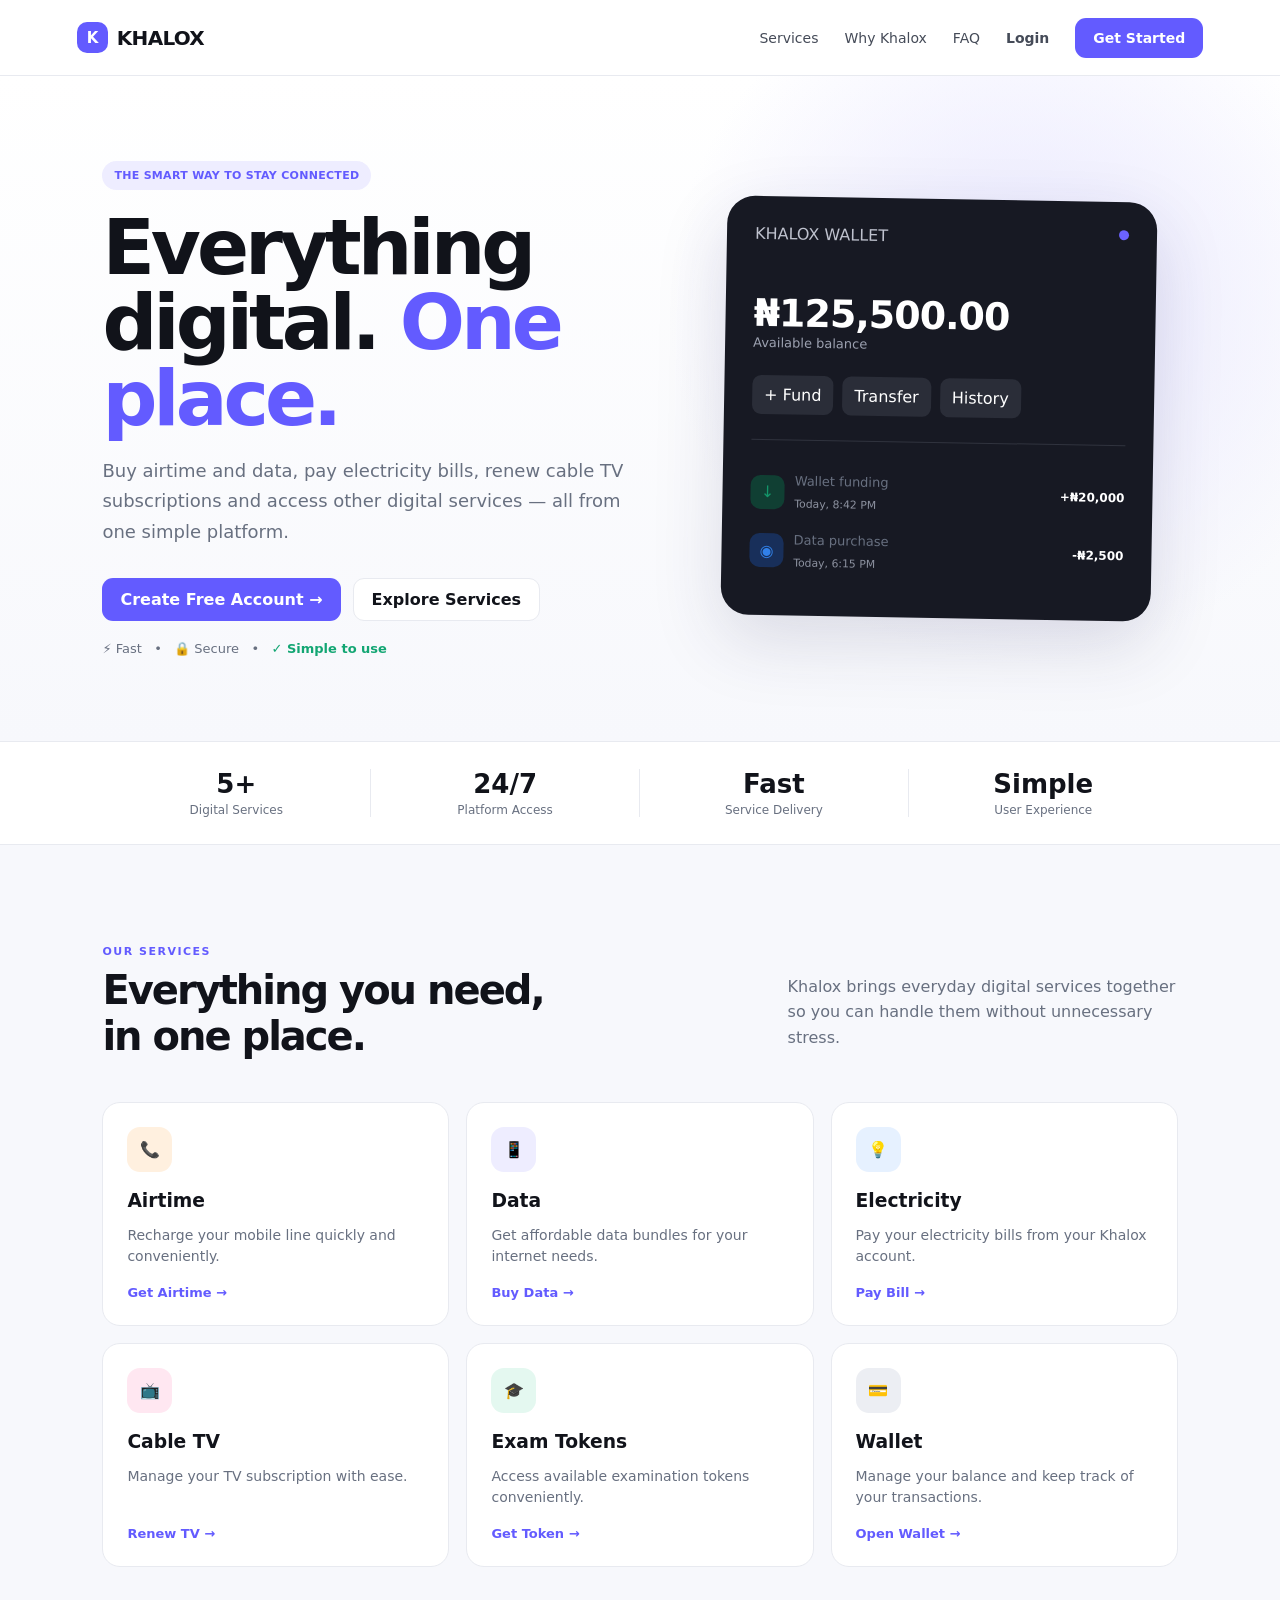
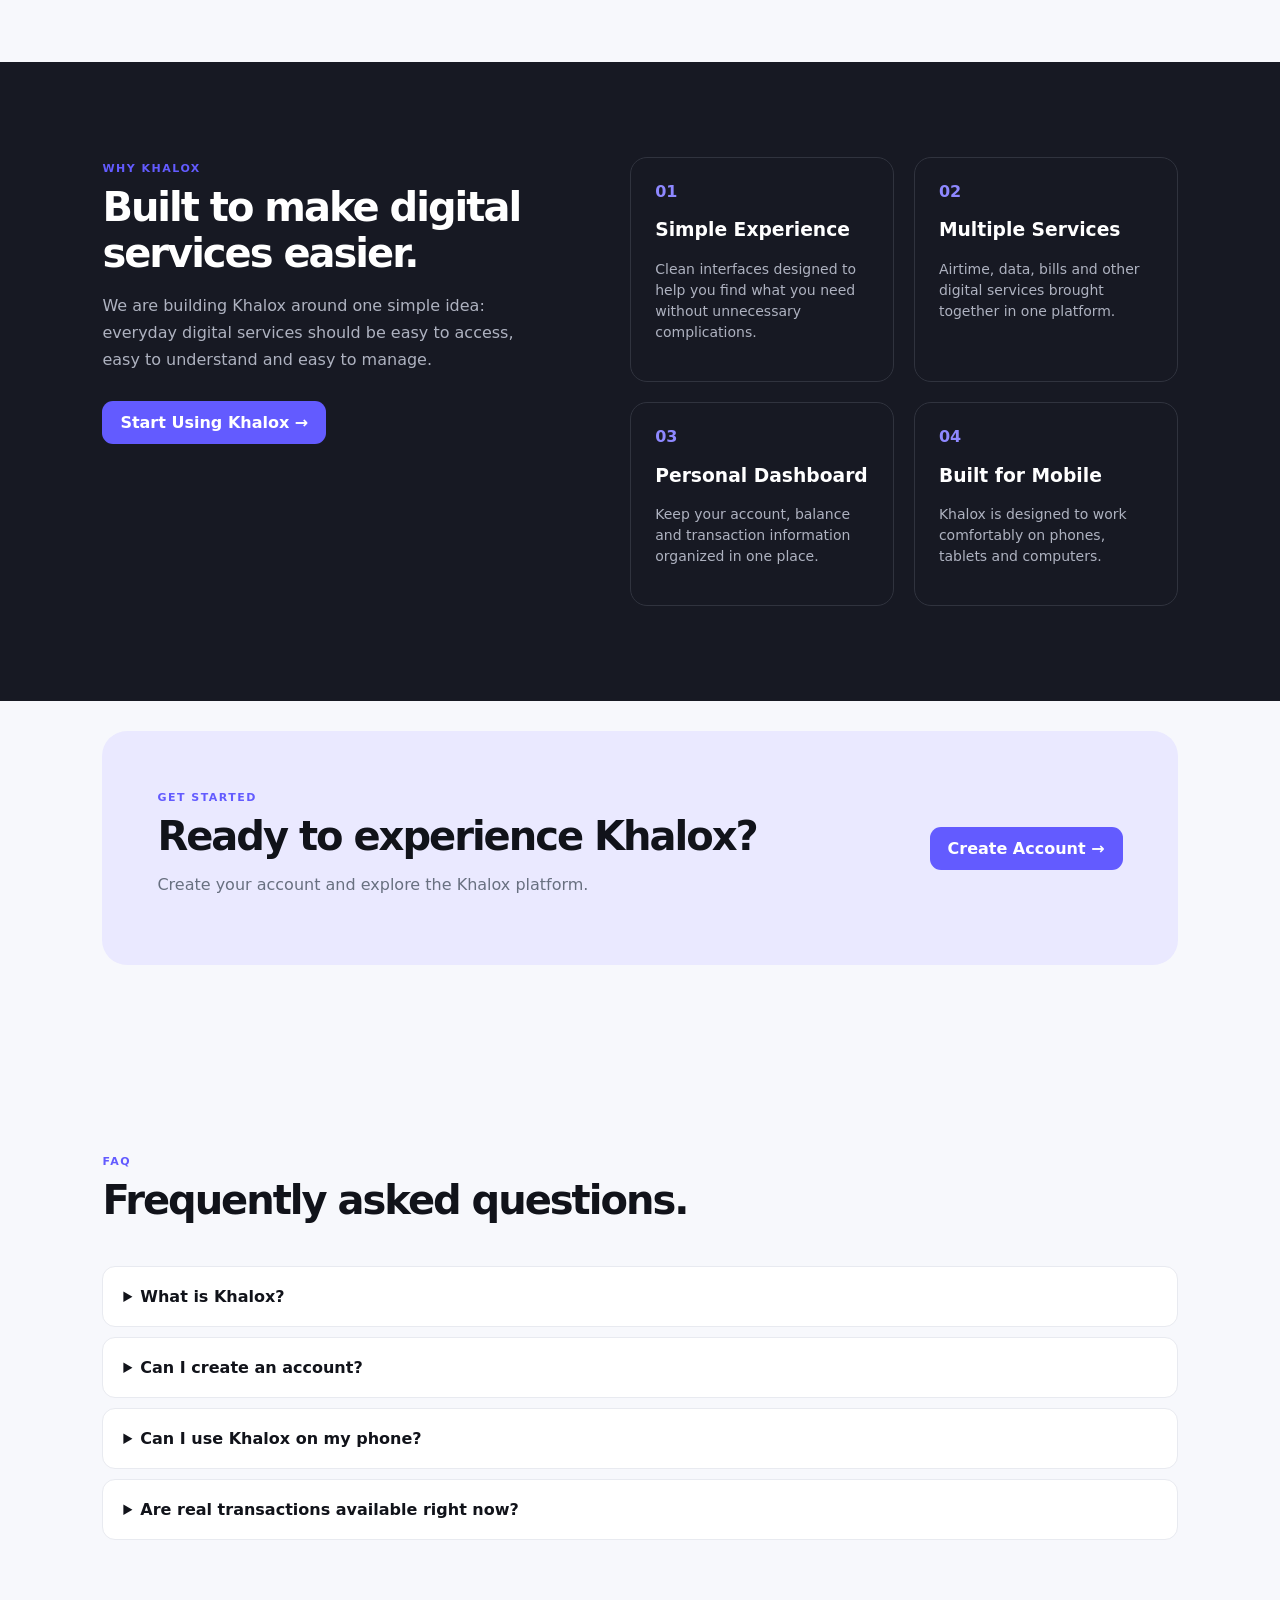
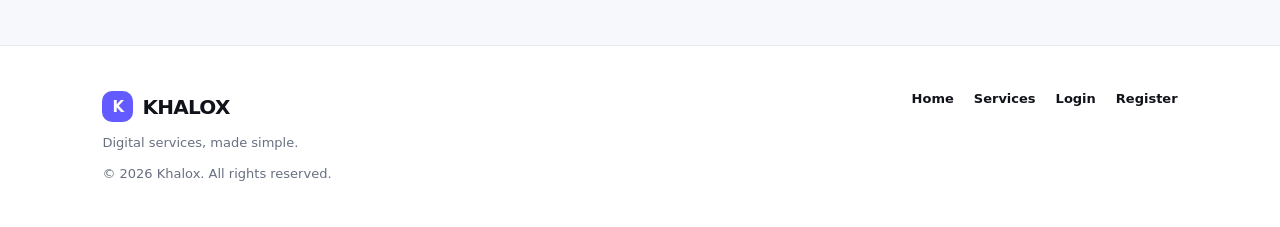
<file: index.html>
<!DOCTYPE html>
<html lang="en">
<head>
    <meta charset="UTF-8">
    <meta name="viewport" content="width=device-width, initial-scale=1.0">

    <title>Khalox — Digital Services Made Simple</title>
    <meta name="description" content="Khalox makes airtime, data, electricity, cable TV and other digital services simple and convenient.">

    <link rel="stylesheet" href="css/style.css">
</head>

<body>

<!-- NAVBAR -->
<header class="navbar">

    <a href="index.html" class="brand">
        <span>K</span>
        KHALOX
    </a>

    <nav id="navLinks">
        <a href="#services">Services</a>
        <a href="#why">Why Khalox</a>
        <a href="#faq">FAQ</a>
        <a href="login.html" class="nav-login">Login</a>
        <a href="register.html" class="nav-btn">Get Started</a>
    </nav>

    <button class="menu" id="menuBtn">☰</button>

</header>


<!-- HERO -->
<section class="hero">

    <div>

        <span class="pill">THE SMART WAY TO STAY CONNECTED</span>

        <h1>
            Everything digital.
            <em>One place.</em>
        </h1>

        <p>
            Buy airtime and data, pay electricity bills, renew cable TV
            subscriptions and access other digital services — all from one
            simple platform.
        </p>

        <div class="hero-actions">

            <a href="register.html" class="primary-btn">
                Create Free Account →
            </a>

            <a href="#services" class="secondary-btn">
                Explore Services
            </a>

        </div>

        <div class="trust">
            ⚡ Fast &nbsp; • &nbsp;
            🔒 Secure &nbsp; • &nbsp;
            <span>✓ Simple to use</span>
        </div>

    </div>


    <!-- WALLET PREVIEW -->
    <div class="hero-card">

        <div class="card-top">
            <span>KHALOX WALLET</span>
            <span class="dot"></span>
        </div>

        <div class="balance">
            ₦125,500.00
        </div>

        <div class="muted">
            Available balance
        </div>

        <div class="mini-actions">

            <button onclick="demo('Fund Wallet')">
                + Fund
            </button>

            <button onclick="demo('Transfer')">
                Transfer
            </button>

            <button onclick="demo('History')">
                History
            </button>

        </div>

        <div class="activity">

            <div>
                <div class="icon green">↓</div>

                <p>
                    Wallet funding
                    <small>Today, 8:42 PM</small>
                </p>

                <strong>+₦20,000</strong>
            </div>

            <div>
                <div class="icon blue">◉</div>

                <p>
                    Data purchase
                    <small>Today, 6:15 PM</small>
                </p>

                <strong>-₦2,500</strong>
            </div>

        </div>

    </div>

</section>


<!-- STATS -->
<section class="stats">

    <div>
        <strong>5+</strong>
        <span>Digital Services</span>
    </div>

    <div>
        <strong>24/7</strong>
        <span>Platform Access</span>
    </div>

    <div>
        <strong>Fast</strong>
        <span>Service Delivery</span>
    </div>

    <div>
        <strong>Simple</strong>
        <span>User Experience</span>
    </div>

</section>


<!-- SERVICES -->
<section class="section" id="services">

    <div class="section-head">

        <div>
            <span class="eyebrow">OUR SERVICES</span>

            <h2>
                Everything you need,
                <br>
                in one place.
            </h2>
        </div>

        <p>
            Khalox brings everyday digital services together so you can
            handle them without unnecessary stress.
        </p>

    </div>


    <div class="service-grid">

        <!-- AIRTIME -->
        <div class="service-card">

            <div class="service-icon orange">
                📞
            </div>

            <h3>Airtime</h3>

            <p>
                Recharge your mobile line quickly and conveniently.
            </p>

            <span onclick="demo('Airtime')" style="cursor:pointer">
                Get Airtime →
            </span>

        </div>


        <!-- DATA -->
        <div class="service-card">

            <div class="service-icon purple">
                📱
            </div>

            <h3>Data</h3>

            <p>
                Get affordable data bundles for your internet needs.
            </p>

            <span onclick="demo('Data')" style="cursor:pointer">
                Buy Data →
            </span>

        </div>


        <!-- ELECTRICITY -->
        <div class="service-card">

            <div class="service-icon blue">
                💡
            </div>

            <h3>Electricity</h3>

            <p>
                Pay your electricity bills from your Khalox account.
            </p>

            <span onclick="demo('Electricity')" style="cursor:pointer">
                Pay Bill →
            </span>

        </div>


        <!-- CABLE -->
        <div class="service-card">

            <div class="service-icon pink">
                📺
            </div>

            <h3>Cable TV</h3>

            <p>
                Manage your TV subscription with ease.
            </p>

            <span onclick="demo('Cable TV')" style="cursor:pointer">
                Renew TV →
            </span>

        </div>


        <!-- EXAM -->
        <div class="service-card">

            <div class="service-icon green">
                🎓
            </div>

            <h3>Exam Tokens</h3>

            <p>
                Access available examination tokens conveniently.
            </p>

            <span onclick="demo('Exam Tokens')" style="cursor:pointer">
                Get Token →
            </span>

        </div>


        <!-- WALLET -->
        <div class="service-card">

            <div class="service-icon dark">
                💳
            </div>

            <h3>Wallet</h3>

            <p>
                Manage your balance and keep track of your transactions.
            </p>

            <span onclick="demo('Wallet')" style="cursor:pointer">
                Open Wallet →
            </span>

        </div>

    </div>

</section>


<!-- WHY KHALOX -->
<section class="section why" id="why">

    <div class="why-panel">

        <span class="eyebrow">
            WHY KHALOX
        </span>

        <h2>
            Built to make
            digital services easier.
        </h2>

        <p>
            We are building Khalox around one simple idea:
            everyday digital services should be easy to access,
            easy to understand and easy to manage.
        </p>

        <a href="register.html" class="primary-btn">
            Start Using Khalox →
        </a>

    </div>


    <div class="features">

        <div>

            <b>01</b>

            <h3>Simple Experience</h3>

            <p>
                Clean interfaces designed to help you find what you
                need without unnecessary complications.
            </p>

        </div>


        <div>

            <b>02</b>

            <h3>Multiple Services</h3>

            <p>
                Airtime, data, bills and other digital services
                brought together in one platform.
            </p>

        </div>


        <div>

            <b>03</b>

            <h3>Personal Dashboard</h3>

            <p>
                Keep your account, balance and transaction information
                organized in one place.
            </p>

        </div>


        <div>

            <b>04</b>

            <h3>Built for Mobile</h3>

            <p>
                Khalox is designed to work comfortably on phones,
                tablets and computers.
            </p>

        </div>

    </div>

</section>


<!-- CTA -->
<section class="cta">

    <div>

        <span class="eyebrow">
            GET STARTED
        </span>

        <h2>
            Ready to experience Khalox?
        </h2>

        <p>
            Create your account and explore the Khalox platform.
        </p>

    </div>

    <a href="register.html" class="primary-btn">
        Create Account →
    </a>

</section>


<!-- FAQ -->
<section class="section faq" id="faq">

    <div class="section-head">

        <div>
            <span class="eyebrow">
                FAQ
            </span>

            <h2>
                Frequently asked questions.
            </h2>
        </div>

    </div>


    <details>

        <summary>
            What is Khalox?
        </summary>

        <p>
            Khalox is a digital-services platform designed to bring
            services such as airtime, data, electricity and cable TV
            into one convenient place.
        </p>

    </details>


    <details>

        <summary>
            Can I create an account?
        </summary>

        <p>
            Yes. You can create a Khalox account through the
            registration page.
        </p>

    </details>


    <details>

        <summary>
            Can I use Khalox on my phone?
        </summary>

        <p>
            Yes. The Khalox interface is designed to be responsive
            and work across mobile devices and computers.
        </p>

    </details>


    <details>

        <summary>
            Are real transactions available right now?
        </summary>

        <p>
            The current GitHub Pages version is a frontend prototype.
            Real payments, wallet operations and service APIs will
            require a secure backend.
        </p>

    </details>

</section>


<!-- FOOTER -->
<footer>

    <div>

        <a href="index.html" class="brand">
            <span>K</span>
            KHALOX
        </a>

        <p>
            Digital services, made simple.
        </p>

        <small>
            © 2026 Khalox. All rights reserved.
        </small>

    </div>


    <div>

        <a href="index.html">Home</a>
        <a href="#services">Services</a>
        <a href="login.html">Login</a>
        <a href="register.html">Register</a>

    </div>

</footer>


<script src="js/app.js"></script>

</body>
</html>
</file>
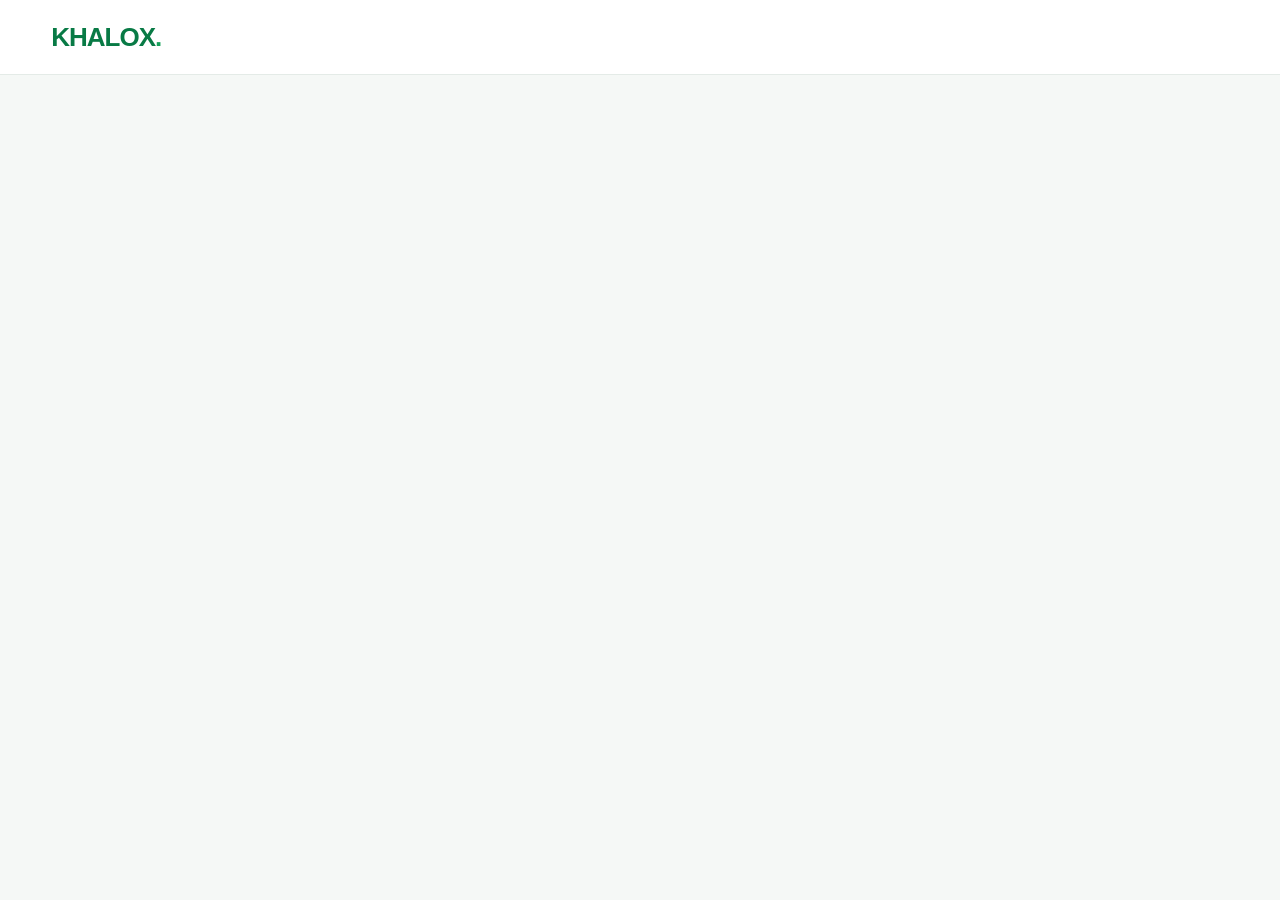
<file: dashboard.html>
<!DOCTYPE html>
<html lang="en">

<head>

    <meta charset="UTF-8">

    <meta name="viewport"
          content="width=device-width, initial-scale=1.0">

    <meta name="theme-color"
          content="#087a45">

    <title>Khalox — Dashboard</title>


    <style>

        /* ==========================================
           KHALOX DASHBOARD
           COMPLETE SELF-CONTAINED VERSION
        ========================================== */


        * {
            margin: 0;
            padding: 0;
            box-sizing: border-box;
        }


        html {
            scroll-behavior: smooth;
        }


        body {
            font-family:
                Arial,
                Helvetica,
                sans-serif;

            background: #f5f8f6;

            color: #17221c;

            line-height: 1.5;
        }


        a {
            text-decoration: none;
            color: inherit;
        }


        button,
        input {
            font-family: inherit;
        }


        button {
            cursor: pointer;
        }


        .container {
            width: min(1180px, 92%);

            margin: 0 auto;
        }



        /* ==========================================
           NAVBAR
        ========================================== */


        .navbar {
            position: sticky;

            top: 0;

            z-index: 9999;

            background: #ffffff;

            border-bottom:
                1px solid #e4ebe7;
        }


        .nav-inner {
            height: 74px;

            display: flex;

            align-items: center;

            justify-content: space-between;
        }


        .logo {
            font-size: 26px;

            font-weight: 900;

            letter-spacing: -1px;

            color: #087a45;
        }


        .logo span {
            color: #15a15a;
        }


        #navLinks {
            display: flex;

            align-items: center;

            gap: 28px;
        }


        #navLinks a {
            font-size: 14px;

            font-weight: 700;

            color: #425048;

            transition: .2s;
        }


        #navLinks a:hover {
            color: #087a45;
        }


        .menu-btn {
            display: none;

            width: 46px;

            height: 46px;

            border-radius: 13px;

            border:
                1px solid #dce7e1;

            background: #ffffff;

            color: #087a45;

            font-size: 24px;
        }



        /* ==========================================
           MAIN
        ========================================== */


        .dashboard {
            padding:
                42px 0 80px;
        }


        .dashboard-header {
            display: flex;

            align-items: center;

            justify-content: space-between;

            gap: 25px;

            margin-bottom: 30px;
        }


        .eyebrow {
            display: inline-block;

            margin-bottom: 8px;

            color: #087a45;

            font-size: 12px;

            font-weight: 900;

            letter-spacing: 1.5px;
        }


        .dashboard-header h1 {
            font-size:
                clamp(32px, 5vw, 48px);

            line-height: 1.05;

            letter-spacing: -1.5px;

            margin-bottom: 12px;

            color: #111a15;
        }


        .dashboard-header p {
            color: #68756e;

            font-size: 15px;
        }



        /* ==========================================
           BUTTONS
        ========================================== */


        .btn {
            min-height: 48px;

            display: inline-flex;

            align-items: center;

            justify-content: center;

            padding:
                0 21px;

            border-radius: 11px;

            border: none;

            font-size: 14px;

            font-weight: 800;
        }


        .btn-primary {
            color: #ffffff;

            background: #087a45;

            box-shadow:
                0 8px 20px
                rgba(8,122,69,.18);
        }


        .btn-primary:hover {
            background: #066437;
        }


        .btn-secondary {
            color: #087a45;

            background: #edf7f1;

            border:
                1px solid #d9ebdf;
        }



        /* ==========================================
           WALLET + STATS
        ========================================== */


        .dashboard-grid {
            display: grid;

            grid-template-columns:
                2fr 1fr 1fr;

            gap: 18px;

            margin-bottom: 50px;
        }


        .wallet-card {
            min-height: 215px;

            padding: 28px;

            border-radius: 22px;

            color: #ffffff;

            background:
                linear-gradient(
                    135deg,
                    #075e35,
                    #087a45 55%,
                    #12a35d
                );

            box-shadow:
                0 18px 40px
                rgba(8,122,69,.18);

            display: flex;

            flex-direction: column;

            justify-content: space-between;
        }


        .wallet-top {
            display: flex;

            justify-content: space-between;

            gap: 15px;

            color:
                rgba(255,255,255,.82);

            font-size: 12px;

            font-weight: 700;
        }


        .wallet-label {
            margin-bottom: 5px;
        }


        .wallet-balance {
            font-size:
                clamp(32px, 5vw, 45px);

            font-weight: 900;

            letter-spacing: -1.5px;
        }


        .wallet-bottom {
            display: flex;

            justify-content: space-between;

            align-items: center;

            gap: 15px;

            font-size: 13px;
        }


        .wallet-bottom a {
            font-weight: 800;

            color: #ffffff;
        }


        .stat-card {
            min-height: 215px;

            padding: 24px;

            border-radius: 20px;

            background: #ffffff;

            border:
                1px solid #e2ebe5;

            box-shadow:
                0 8px 25px
                rgba(20,50,30,.04);

            display: flex;

            flex-direction: column;
        }


        .stat-icon {
            width: 48px;

            height: 48px;

            display: flex;

            align-items: center;

            justify-content: center;

            border-radius: 14px;

            background: #edf8f1;

            font-size: 22px;

            margin-bottom: 18px;
        }


        .stat-card h3 {
            font-size: 27px;

            margin-bottom: 3px;

            color: #17221c;
        }


        .stat-card p {
            color: #68756e;

            font-size: 14px;

            margin-bottom: auto;
        }


        .stat-card a {
            color: #087a45;

            font-size: 13px;

            font-weight: 800;
        }


        .stat-note {
            color: #8a958f;

            font-size: 12px;
        }



        /* ==========================================
           SECTIONS
        ========================================== */


        .dashboard-section {
            margin-top: 50px;
        }


        .section-heading {
            margin-bottom: 20px;
        }


        .section-heading h2 {
            font-size: 28px;

            line-height: 1.15;

            color: #17221c;
        }



        /* ==========================================
           SERVICE CARDS
        ========================================== */


        .service-grid {
            display: grid;

            grid-template-columns:
                repeat(3, 1fr);

            gap: 16px;
        }


        .service-link {
            min-height: 155px;

            padding: 22px;

            background: #ffffff;

            border:
                1px solid #e2ebe5;

            border-radius: 18px;

            display: flex;

            flex-direction: column;

            justify-content: flex-start;

            transition:
                transform .2s ease,
                box-shadow .2s ease,
                border-color .2s ease;
        }


        .service-link:hover {
            transform:
                translateY(-4px);

            border-color:
                #9fd3b5;

            box-shadow:
                0 12px 30px
                rgba(20,60,35,.08);
        }


        .service-icon {
            width: 47px;

            height: 47px;

            display: flex;

            align-items: center;

            justify-content: center;

            border-radius: 13px;

            background: #edf8f1;

            font-size: 21px;

            margin-bottom: 17px;
        }


        .service-link b {
            font-size: 16px;

            color: #17221c;

            margin-bottom: 4px;
        }


        .service-link small {
            color: #718078;

            font-size: 13px;
        }



        /* ==========================================
           TRANSACTION TABLE
        ========================================== */


        .table-card {
            background: #ffffff;

            border:
                1px solid #e2ebe5;

            border-radius: 18px;

            overflow: hidden;

            box-shadow:
                0 8px 25px
                rgba(20,50,30,.04);
        }


        .table-wrap {
            width: 100%;

            overflow-x: auto;
        }


        table {
            width: 100%;

            min-width: 650px;

            border-collapse:
                collapse;
        }


        th {
            padding:
                16px 20px;

            text-align: left;

            background: #f5faf7;

            border-bottom:
                1px solid #e4ece7;

            color: #68756e;

            font-size: 11px;

            text-transform:
                uppercase;

            letter-spacing: .7px;
        }


        td {
            padding:
                17px 20px;

            border-bottom:
                1px solid #edf1ee;

            color: #3c4942;

            font-size: 14px;
        }


        tr:last-child td {
            border-bottom: none;
        }


        .transaction-service {
            font-weight: 800;

            color: #17221c;
        }


        .status {
            display: inline-flex;

            align-items: center;

            padding:
                6px 10px;

            border-radius: 30px;

            font-size: 11px;

            font-weight: 800;
        }


        .status.success {
            color: #08753f;

            background: #e9f8ef;
        }



        /* ==========================================
           EMPTY TRANSACTIONS
        ========================================== */


        .empty-state {
            padding: 42px 20px;

            text-align: center;

            color: #7b8780;
        }


        .empty-icon {
            width: 52px;

            height: 52px;

            display: flex;

            align-items: center;

            justify-content: center;

            margin:
                0 auto 12px;

            border-radius: 15px;

            background: #edf8f1;

            font-size: 23px;
        }


        .empty-state strong {
            display: block;

            color: #35423b;

            margin-bottom: 4px;
        }


        .empty-state span {
            font-size: 13px;
        }



        /* ==========================================
           REFERRAL
        ========================================== */


        .referral-card {
            margin-top: 50px;

            padding: 28px;

            background: #ffffff;

            border:
                1px solid #e2ebe5;

            border-radius: 20px;

            display: flex;

            align-items: center;

            justify-content: space-between;

            gap: 25px;
        }


        .referral-card h2 {
            font-size: 25px;

            margin-bottom: 5px;
        }


        .referral-card p {
            color: #68756e;

            font-size: 14px;
        }


        .referral-code {
            display: flex;

            align-items: center;

            gap: 10px;

            padding: 7px 7px 7px 15px;

            border:
                1px solid #dce9e1;

            background: #f3f8f5;

            border-radius: 12px;
        }


        .referral-code span {
            color: #087a45;

            font-weight: 900;

            font-size: 13px;
        }


        .referral-code button {
            padding:
                10px 14px;

            border: none;

            border-radius: 8px;

            background: #087a45;

            color: #ffffff;

            font-size: 12px;

            font-weight: 800;
        }



        /* ==========================================
           ACCOUNT
        ========================================== */


        .account-card {
            padding: 23px;

            border:
                1px solid #e2ebe5;

            background: #ffffff;

            border-radius: 18px;

            display: flex;

            align-items: center;

            justify-content: space-between;

            gap: 20px;
        }


        .account-card strong {
            font-size: 16px;
        }


        .account-card p {
            color: #68756e;

            font-size: 13px;

            margin-top: 5px;
        }



        /* ==========================================
           FOOTER
        ========================================== */


        .footer {
            padding: 30px 0;

            background: #ffffff;

            border-top:
                1px solid #e3ebe6;
        }


        .footer-inner {
            display: flex;

            align-items: center;

            justify-content: space-between;

            gap: 20px;
        }


        .footer p {
            color: #7a857f;

            font-size: 13px;
        }



        /* ==========================================
           TABLET
        ========================================== */


        @media (max-width: 900px) {

            .dashboard-grid {
                grid-template-columns:
                    1fr 1fr;
            }


            .wallet-card {
                grid-column:
                    1 / -1;
            }


            .service-grid {
                grid-template-columns:
                    repeat(2, 1fr);
            }

        }



        /* ==========================================
           MOBILE
        ========================================== */


        @media (max-width: 650px) {

            .container {
                width: 92%;
            }


            .nav-inner {
                height: 68px;
            }


            .menu-btn {
                display: block;
            }


            #navLinks {
                display: none;

                position: absolute;

                top: 68px;

                left: 0;

                right: 0;

                padding: 10px 4% 18px;

                background: #ffffff;

                border-bottom:
                    1px solid #e5ece7;

                box-shadow:
                    0 15px 30px
                    rgba(0,0,0,.08);

                flex-direction: column;

                align-items: stretch;

                gap: 0;
            }


            #navLinks a {
                padding: 14px 10px;

                border-bottom:
                    1px solid #edf1ee;
            }


            .dashboard {
                padding:
                    30px 0 60px;
            }


            .dashboard-header {
                flex-direction: column;

                align-items: stretch;

                margin-bottom: 24px;
            }


            .dashboard-header h1 {
                font-size: 35px;
            }


            .dashboard-header p {
                font-size: 14px;
            }


            .dashboard-header .btn {
                width: 100%;
            }


            .dashboard-grid {
                grid-template-columns: 1fr;

                gap: 13px;

                margin-bottom: 35px;
            }


            .wallet-card {
                grid-column: auto;

                min-height: 190px;

                padding: 22px;
            }


            .wallet-balance {
                font-size: 34px;
            }


            .stat-card {
                min-height: 145px;

                padding: 20px;
            }


            .stat-icon {
                width: 42px;

                height: 42px;

                margin-bottom: 12px;
            }


            .stat-card h3 {
                font-size: 24px;
            }


            .dashboard-section {
                margin-top: 35px;
            }


            .section-heading {
                margin-bottom: 15px;
            }


            .section-heading h2 {
                font-size: 24px;
            }


            /*
              IMPORTANT:
              Two service cards per row
              on mobile.
            */

            .service-grid {
                grid-template-columns:
                    repeat(2, minmax(0, 1fr));

                gap: 11px;
            }


            .service-link {
                min-height: 135px;

                padding: 16px;

                border-radius: 16px;
            }


            .service-icon {
                width: 40px;

                height: 40px;

                font-size: 18px;

                margin-bottom: 12px;

                border-radius: 11px;
            }


            .service-link b {
                font-size: 14px;
            }


            .service-link small {
                font-size: 11px;

                line-height: 1.3;
            }


            .table-card {
                border-radius: 15px;
            }


            .referral-card {
                flex-direction: column;

                align-items: stretch;

                padding: 22px;

                margin-top: 35px;
            }


            .referral-card h2 {
                font-size: 22px;
            }


            .referral-code {
                width: 100%;

                flex-direction: column;

                align-items: stretch;

                padding: 11px;
            }


            .referral-code span {
                text-align: center;

                padding: 5px;
            }


            .referral-code button {
                width: 100%;
            }


            .account-card {
                flex-direction: column;

                align-items: stretch;
            }


            .account-card .btn {
                width: 100%;
            }


            .footer-inner {
                flex-direction: column;

                align-items: flex-start;
            }

        }



        /* ==========================================
           VERY SMALL PHONES
        ========================================== */


        @media (max-width: 370px) {

            .service-grid {
                grid-template-columns: 1fr;
            }


            .service-link {
                min-height: 125px;
            }


            .wallet-balance {
                font-size: 30px;
            }

        }

    </style>

</head>


<body>



<!-- ==========================================
     NAVIGATION
========================================== -->


<header class="navbar">

    <div class="container nav-inner">


        <a
            href="index.html"
            class="logo">

            KHALOX<span>.</span>

        </a>


        <button
            id="menuBtn"
            class="menu-btn"
            t
</file>
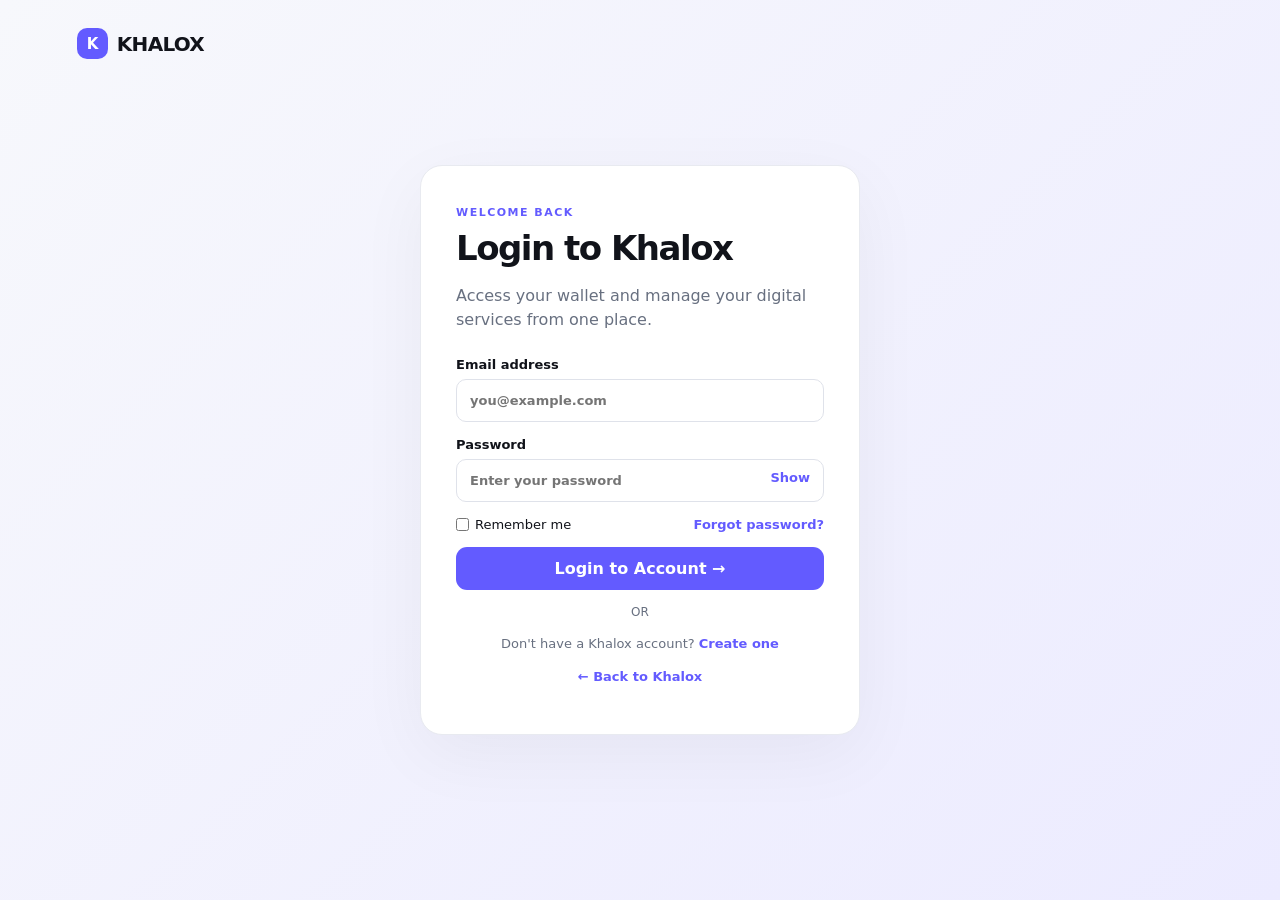
<file: login.html>
<!DOCTYPE html>
<html lang="en">
<head>
    <meta charset="UTF-8">
    <meta name="viewport" content="width=device-width, initial-scale=1.0">

    <title>Login — Khalox</title>
    <meta name="description" content="Login to your Khalox account.">

    <link rel="stylesheet" href="css/style.css">
</head>

<body class="auth-body">

    <!-- BRAND -->
    <a href="index.html" class="brand auth-brand">
        <span>K</span>
        KHALOX
    </a>


    <!-- LOGIN -->
    <main class="auth-wrap">

        <section class="auth-card">

            <span class="eyebrow">
                WELCOME BACK
            </span>

            <h1>Login to Khalox</h1>

            <p>
                Access your wallet and manage your digital services
                from one place.
            </p>


            <form id="loginForm">

                <!-- EMAIL -->
                <label>
                    Email address

                    <input
                        type="email"
                        id="loginEmail"
                        name="email"
                        placeholder="you@example.com"
                        required
                        autocomplete="email"
                    >
                </label>


                <!-- PASSWORD -->
                <label>
                    Password

                    <div style="position:relative;">

                        <input
                            type="password"
                            id="loginPassword"
                            name="password"
                            placeholder="Enter your password"
                            required
                            minlength="6"
                            autocomplete="current-password"
                            style="padding-right:80px;"
                        >

                        <button
                            type="button"
                            onclick="togglePassword('loginPassword', this)"
                            style="
                                position:absolute;
                                right:8px;
                                top:50%;
                                transform:translateY(-50%);
                                border:0;
                                background:none;
                                color:#635bff;
                                font-weight:800;
                                cursor:pointer;
                            "
                        >
                            Show
                        </button>

                    </div>
                </label>


                <!-- OPTIONS -->
                <label class="form-row">

                    <span class="check">
                        <input type="checkbox" id="remember">
                        Remember me
                    </span>

                    <a href="#" onclick="forgotPassword(event)">
                        Forgot password?
                    </a>

                </label>


                <!-- LOGIN BUTTON -->
                <button
                    type="submit"
                    class="primary-btn full"
                >
                    Login to Account →
                </button>

            </form>


            <!-- DIVIDER -->
            <div class="or">
                OR
            </div>


            <!-- REGISTER -->
            <p class="auth-bottom">
                Don't have a Khalox account?
                <a href="register.html">
                    Create one
                </a>
            </p>


            <!-- BACK -->
            <p class="auth-bottom">

                <a href="index.html">
                    ← Back to Khalox
                </a>

            </p>

        </section>

    </main>


    <script src="js/app.js"></script>

    <script>

        function togglePassword(inputId, button) {

            const input = document.getElementById(inputId);

            if (input.type === "password") {

                input.type = "text";
                button.textContent = "Hide";

            } else {

                input.type = "password";
                button.textContent = "Show";

            }

        }


        function forgotPassword(event) {

            event.preventDefault();

            alert(
                "Password recovery will be connected when the Khalox backend and account system are added."
            );

        }

    </script>

</body>
</html>
</file>
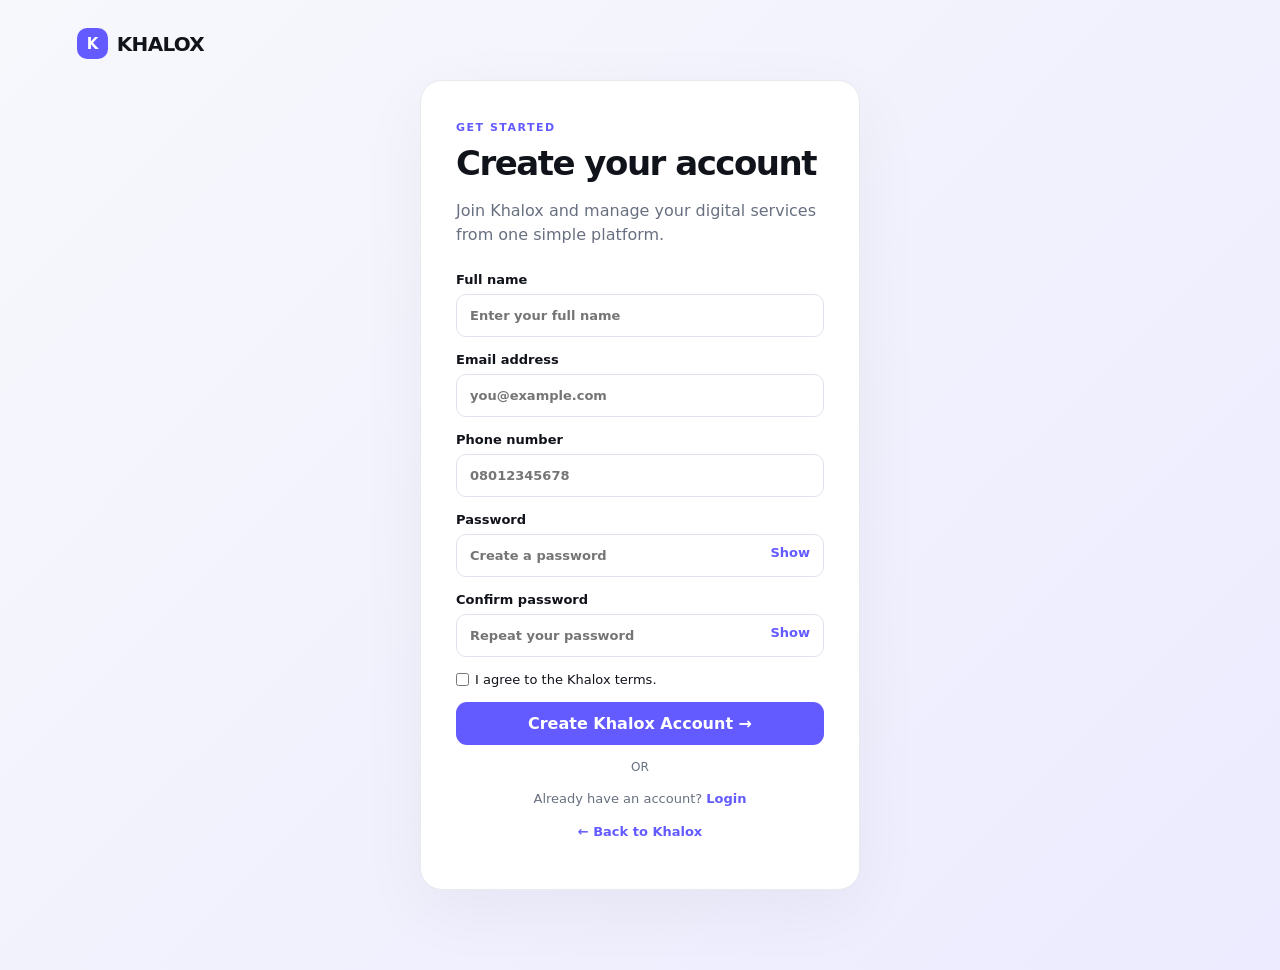
<file: register.html>
<!DOCTYPE html>
<html lang="en">
<head>
    <meta charset="UTF-8">
    <meta name="viewport" content="width=device-width, initial-scale=1.0">

    <title>Create Account — Khalox</title>
    <meta name="description" content="Create your Khalox account.">

    <link rel="stylesheet" href="css/style.css">
</head>

<body class="auth-body">

    <!-- BRAND -->
    <a href="index.html" class="brand auth-brand">
        <span>K</span>
        KHALOX
    </a>


    <!-- REGISTER -->
    <main class="auth-wrap">

        <section class="auth-card">

            <span class="eyebrow">
                GET STARTED
            </span>

            <h1>Create your account</h1>

            <p>
                Join Khalox and manage your digital services from
                one simple platform.
            </p>


            <form id="registerForm">

                <!-- FULL NAME -->
                <label>
                    Full name

                    <input
                        type="text"
                        id="registerName"
                        name="name"
                        placeholder="Enter your full name"
                        required
                        autocomplete="name"
                    >
                </label>


                <!-- EMAIL -->
                <label>
                    Email address

                    <input
                        type="email"
                        id="registerEmail"
                        name="email"
                        placeholder="you@example.com"
                        required
                        autocomplete="email"
                    >
                </label>


                <!-- PHONE -->
                <label>
                    Phone number

                    <input
                        type="tel"
                        id="registerPhone"
                        name="phone"
                        placeholder="08012345678"
                        required
                        autocomplete="tel"
                    >
                </label>


                <!-- PASSWORD -->
                <label>
                    Password

                    <div style="position:relative;">

                        <input
                            type="password"
                            id="registerPassword"
                            name="password"
                            placeholder="Create a password"
                            required
                            minlength="6"
                            autocomplete="new-password"
                            style="padding-right:80px;"
                        >

                        <button
                            type="button"
                            onclick="togglePassword('registerPassword', this)"
                            style="
                                position:absolute;
                                right:8px;
                                top:50%;
                                transform:translateY(-50%);
                                border:0;
                                background:none;
                                color:#635bff;
                                font-weight:800;
                                cursor:pointer;
                            "
                        >
                            Show
                        </button>

                    </div>
                </label>


                <!-- CONFIRM PASSWORD -->
                <label>
                    Confirm password

                    <div style="position:relative;">

                        <input
                            type="password"
                            id="confirmPassword"
                            name="confirmPassword"
                            placeholder="Repeat your password"
                            required
                            minlength="6"
                            autocomplete="new-password"
                            style="padding-right:80px;"
                        >

                        <button
                            type="button"
                            onclick="togglePassword('confirmPassword', this)"
                            style="
                                position:absolute;
                                right:8px;
                                top:50%;
                                transform:translateY(-50%);
                                border:0;
                                background:none;
                                color:#635bff;
                                font-weight:800;
                                cursor:pointer;
                            "
                        >
                            Show
                        </button>

                    </div>
                </label>


                <!-- TERMS -->
                <label class="form-row">

                    <span class="check">

                        <input
                            type="checkbox"
                            id="terms"
                            required
                        >

                        <span>
                            I agree to the Khalox terms.
                        </span>

                    </span>

                </label>


                <!-- REGISTER BUTTON -->
                <button
                    type="submit"
                    class="primary-btn full"
                >
                    Create Khalox Account →
                </button>

            </form>


            <!-- DIVIDER -->
            <div class="or">
                OR
            </div>


            <!-- LOGIN -->
            <p class="auth-bottom">

                Already have an account?

                <a href="login.html">
                    Login
                </a>

            </p>


            <!-- BACK -->
            <p class="auth-bottom">

                <a href="index.html">
                    ← Back to Khalox
                </a>

            </p>

        </section>

    </main>


    <script src="js/app.js"></script>


    <script>

        function togglePassword(inputId, button) {

            const input = document.getElementById(inputId);

            if (input.type === "password") {

                input.type = "text";
                button.textContent = "Hide";

            } else {

                input.type = "password";
                button.textContent = "Show";

            }

        }


        const registerForm =
            document.getElementById("registerForm");


        registerForm.addEventListener("submit", function(event) {

            event.preventDefault();


            const password =
                document.getElementById("registerPassword").value;

            const confirmPassword =
                document.getElementById("confirmPassword").value;


            if (password !== confirmPassword) {

                alert("Passwords do not match.");

                return;

            }


            if (password.length < 6) {

                alert("Password must be at least 6 characters.");

                return;

            }


            alert(
                "Demo account created successfully. Opening your Khalox dashboard."
            );


            window.location.href = "dashboard.html";

        });

    </script>

</body>
</html>
</file>
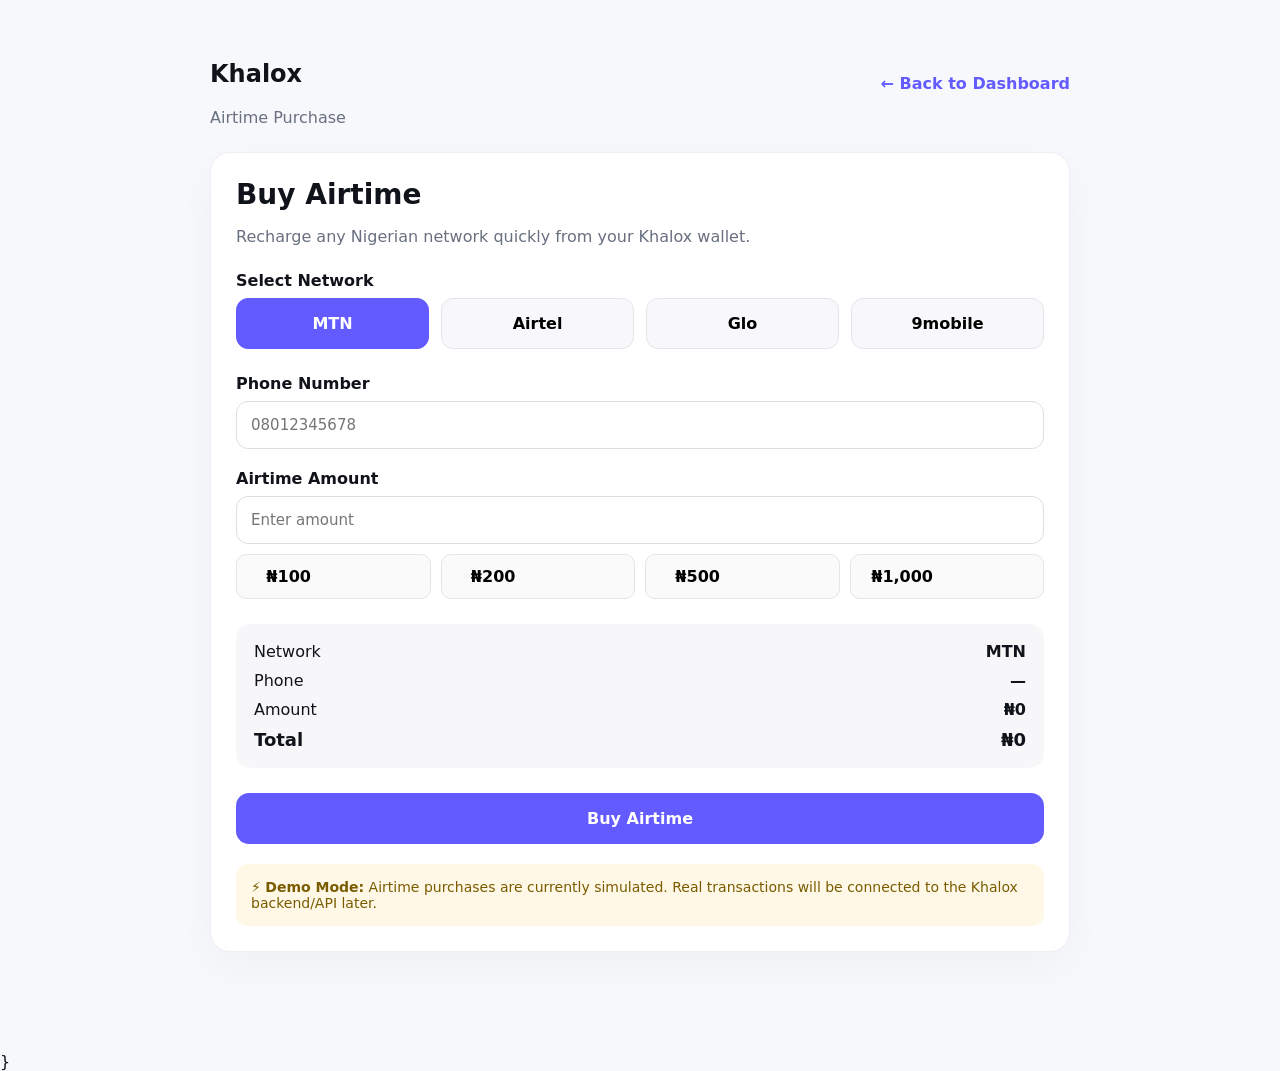
<file: services/airtime.html>
<!DOCTYPE html>
<html lang="en">
<head>
    <meta charset="UTF-8">
    <meta name="viewport" content="width=device-width, initial-scale=1.0">
    <title>Buy Airtime - Khalox</title>

    <link rel="stylesheet" href="../css/style.css">

    <style>
        .airtime-page{
            max-width:900px;
            margin:40px auto;
            padding:0 20px 60px;
        }

        .page-top{
            display:flex;
            justify-content:space-between;
            align-items:center;
            gap:15px;
            margin-bottom:25px;
        }

        .back-btn{
            text-decoration:none;
            color:#635bff;
            font-weight:700;
        }

        .airtime-card{
            background:#fff;
            border:1px solid #eceef3;
            border-radius:20px;
            padding:25px;
            box-shadow:0 15px 40px #00000008;
        }

        .airtime-card h1{
            margin:0 0 8px;
            font-size:28px;
        }

        .airtime-card p{
            color:#687080;
            margin-bottom:25px;
        }

        .form-group{
            margin-bottom:20px;
        }

        .form-group label{
            display:block;
            font-weight:700;
            margin-bottom:8px;
        }

        .form-group input,
        .form-group select{
            width:100%;
            padding:14px;
            border:1px solid #dddfe6;
            border-radius:12px;
            font-size:15px;
            outline:none;
            box-sizing:border-box;
        }

        .form-group input:focus,
        .form-group select:focus{
            border-color:#635bff;
        }

        .network-grid{
            display:grid;
            grid-template-columns:repeat(4,1fr);
            gap:12px;
            margin-bottom:25px;
        }

        .network{
            border:1px solid #e4e5eb;
            background:#f8f8fb;
            padding:15px 10px;
            border-radius:12px;
            text-align:center;
            cursor:pointer;
            font-weight:700;
        }

        .network.active{
            border-color:#635bff;
            background:#635bff;
            color:#fff;
        }

        .quick-grid{
            display:grid;
            grid-template-columns:repeat(4,1fr);
            gap:10px;
            margin-top:10px;
        }

        .quick{
            padding:12px;
            border:1px solid #e4e5eb;
            background:#fafafa;
            border-radius:10px;
            cursor:pointer;
            font-weight:600;
        }

        .quick:hover{
            border-color:#635bff;
        }

        .summary{
            background:#f7f7fa;
            border-radius:15px;
            padding:18px;
            margin:25px 0;
        }

        .summary-row{
            display:flex;
            justify-content:space-between;
            margin-bottom:10px;
        }

        .summary-row:last-child{
            margin-bottom:0;
            font-size:18px;
            font-weight:800;
        }

        .buy-btn{
            width:100%;
            padding:16px;
            border:none;
            border-radius:13px;
            background:#635bff;
            color:#fff;
            font-size:16px;
            font-weight:800;
            cursor:pointer;
        }

        .buy-btn:hover{
            opacity:.92;
        }

        .demo-box{
            margin-top:20px;
            padding:15px;
            border-radius:12px;
            background:#fff8e6;
            color:#7a5b00;
            font-size:14px;
        }

        @media(max-width:650px){
            .network-grid{
                grid-template-columns:repeat(2,1fr);
            }

            .quick-grid{
                grid-template-columns:repeat(2,1fr);
            }

            .airtime-card{
                padding:20px;
            }

            .page-top{
                align-items:flex-start;
                flex-direction:column;
            }
        }
    </style>
</head>

<body>

<div class="airtime-page">

    <div class="page-top">
        <div>
            <h2>Khalox</h2>
            <span style="color:#687080;">Airtime Purchase</span>
        </div>

        <a href="../dashboard.html" class="back-btn">
            ← Back to Dashboard
        </a>
    </div>

    <div class="airtime-card">

        <h1>Buy Airtime</h1>
        <p>Recharge any Nigerian network quickly from your Khalox wallet.</p>

        <div class="form-group">
            <label>Select Network</label>

            <div class="network-grid">
                <button class="network active" onclick="selectNetwork(this,'MTN')">
                    MTN
                </button>

                <button class="network" onclick="selectNetwork(this,'Airtel')">
                    Airtel
                </button>

                <button class="network" onclick="selectNetwork(this,'Glo')">
                    Glo
                </button>

                <button class="network" onclick="selectNetwork(this,'9mobile')">
                    9mobile
                </button>
            </div>
        </div>

        <div class="form-group">
            <label for="phone">Phone Number</label>

            <input
                type="tel"
                id="phone"
                placeholder="08012345678"
                maxlength="11"
            >
        </div>

        <div class="form-group">
            <label for="amount">Airtime Amount</label>

            <input
                type="number"
                id="amount"
                placeholder="Enter amount"
                min="50"
                oninput="updateAmount()"
            >

            <div class="quick-grid">
                <button class="quick" onclick="setAmount(100)">₦100</button>
                <button class="quick" onclick="setAmount(200)">₦200</button>
                <button class="quick" onclick="setAmount(500)">₦500</button>
                <button class="quick" onclick="setAmount(1000)">₦1,000</button>
            </div>
        </div>

        <div class="summary">

            <div class="summary-row">
                <span>Network</span>
                <strong id="summaryNetwork">MTN</strong>
            </div>

            <div class="summary-row">
                <span>Phone</span>
                <strong id="summaryPhone">—</strong>
            </div>

            <div class="summary-row">
                <span>Amount</span>
                <strong id="summaryAmount">₦0</strong>
            </div>

            <div class="summary-row">
                <span>Total</span>
                <strong id="totalAmount">₦0</strong>
            </div>

        </div>

        <button class="buy-btn" onclick="buyAirtime()">
            Buy Airtime
        </button>

        <div class="demo-box">
            ⚡ <strong>Demo Mode:</strong>
            Airtime purchases are currently simulated.
            Real transactions will be connected to the Khalox backend/API later.
        </div>

    </div>
</div>

<script>

let selectedNetwork = "MTN";

function selectNetwork(button, network){

    document.querySelectorAll(".network").forEach(btn => {
        btn.classList.remove("active");
    });

    button.classList.add("active");

    selectedNetwork = network;

    document.getElementById("summaryNetwork").textContent = network;
}

function setAmount(amount){

    document.getElementById("amount").value = amount;

    updateAmount();
}

function updateAmount(){

    const amount =
        Number(document.getElementById("amount").value) || 0;

    document.getElementById("summaryAmount").textContent =
        "₦" + amount.toLocaleString();

    document.getElementById("totalAmount").textContent =
        "₦" + amount.toLocaleString();
}

document.getElementById("phone").addEventListener("input", function(){

    document.getElementById("summaryPhone").textContent =
        this.value || "—";

});

function buyAirtime(){

    const phone =
        document.getElementById("phone").value.trim();

    const amount =
        Number(document.getElementById("amount").value);


    if(!phone){

        alert("Please enter a phone number.");
        return;

    }


    if(!/^0[0-9]{10}$/.test(phone)){

        alert("Please enter a valid 11-digit Nigerian phone number.");
        return;

    }


    if(!amount || amount < 50){

        alert("Please enter an airtime amount of at least ₦50.");
        return;

    }


    // Deduct airtime cost from Khalox demo wallet
    const result =
    spendFromWallet(amount, "Airtime");
    if(!result.success){

        alert(result.message);
        return;

    }


    alert(
        "Airtime Purchase Successful! 🎉\n\n" +

        "Network: " +
        selectedNetwork +

        "\nPhone: " +
        phone +

        "\nAmount: ₦" +
        amount.toLocaleString() +

        "\n\nNew wallet balance: " +
        formatNaira(result.balance)
    );
<script src="../js/app.js"></script>
}
</file>
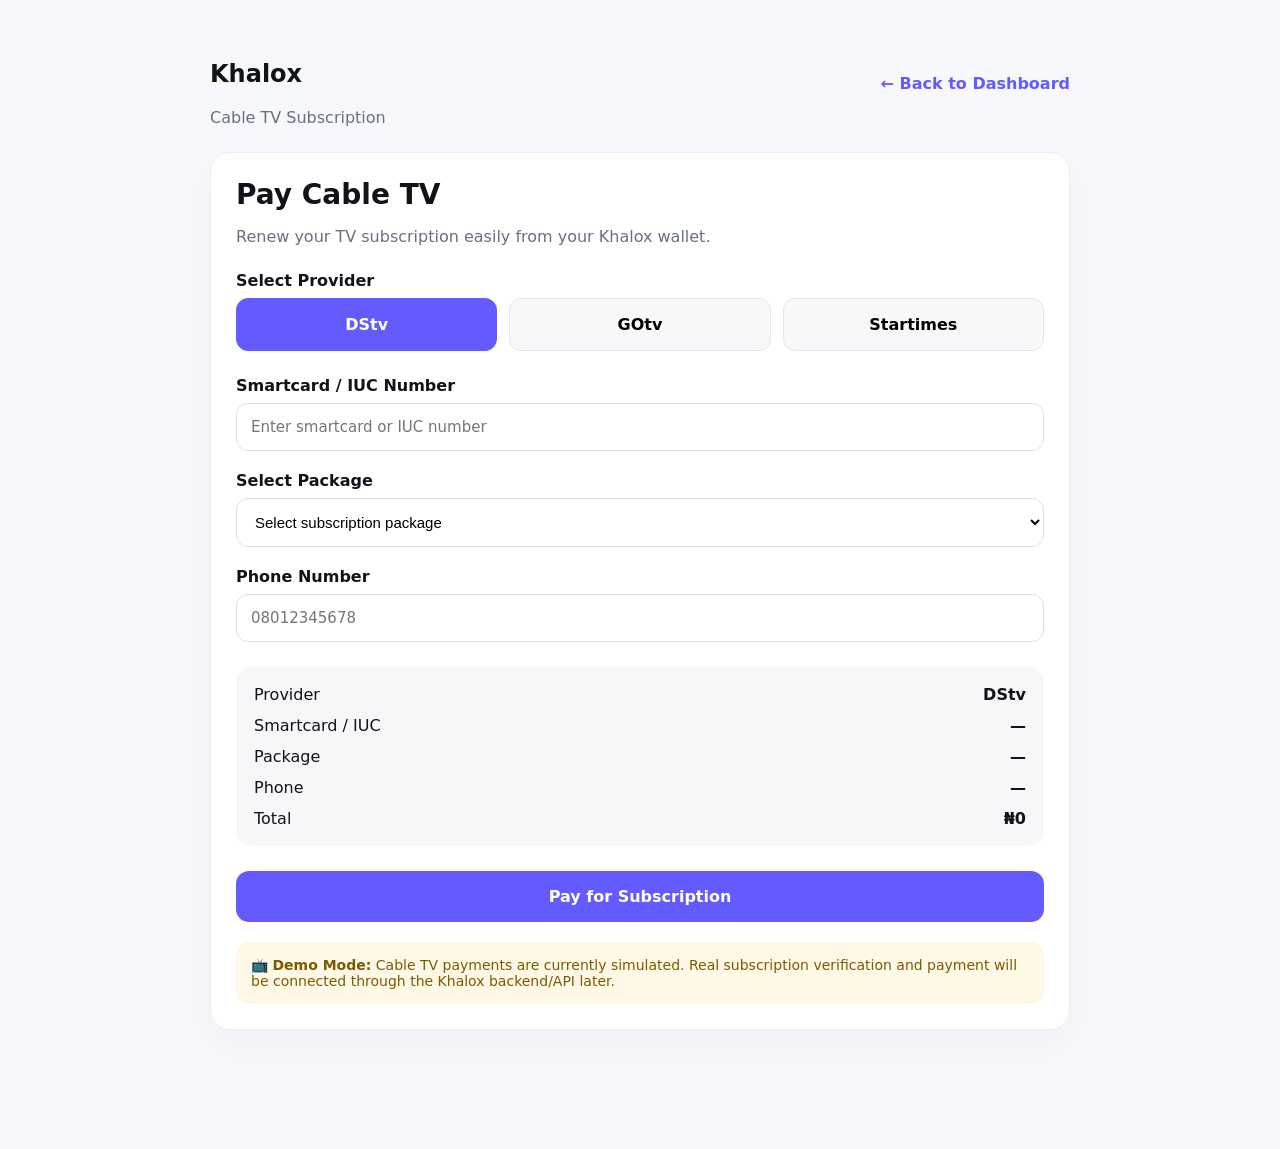
<file: services/cable.html>
<!DOCTYPE html>
<html lang="en">
<head>
    <meta charset="UTF-8">
    <meta name="viewport" content="width=device-width, initial-scale=1.0">

    <title>Cable TV - Khalox</title>

    <link rel="stylesheet" href="../css/style.css">

    <style>
        .cable-page{
            max-width:900px;
            margin:40px auto;
            padding:0 20px 60px;
        }

        .page-top{
            display:flex;
            justify-content:space-between;
            align-items:center;
            margin-bottom:25px;
        }

        .back-btn{
            text-decoration:none;
            color:#635bff;
            font-weight:700;
        }

        .cable-card{
            background:#fff;
            border:1px solid #eceef3;
            border-radius:20px;
            padding:25px;
            box-shadow:0 15px 40px #00000008;
        }

        .cable-card h1{
            margin:0 0 8px;
            font-size:28px;
        }

        .subtitle{
            color:#687080;
            margin-bottom:25px;
        }

        .form-group{
            margin-bottom:20px;
        }

        .form-group label{
            display:block;
            font-weight:700;
            margin-bottom:8px;
        }

        .form-group input,
        .form-group select{
            width:100%;
            box-sizing:border-box;
            padding:14px;
            border:1px solid #dddfe6;
            border-radius:12px;
            font-size:15px;
            outline:none;
            background:#fff;
        }

        .form-group input:focus,
        .form-group select:focus{
            border-color:#635bff;
        }

        .provider-grid{
            display:grid;
            grid-template-columns:repeat(3,1fr);
            gap:12px;
            margin-bottom:25px;
        }

        .provider{
            border:1px solid #e4e5eb;
            background:#f8f8fb;
            padding:16px 10px;
            border-radius:12px;
            text-align:center;
            cursor:pointer;
            font-weight:700;
        }

        .provider.active{
            border-color:#635bff;
            background:#635bff;
            color:#fff;
        }

        .summary{
            background:#f7f7fa;
            border-radius:15px;
            padding:18px;
            margin:25px 0;
        }

        .summary-row{
            display:flex;
            justify-content:space-between;
            gap:15px;
            margin-bottom:12px;
        }

        .summary-row:last-child{
            margin-bottom:0;
        }

        .summary-row strong{
            text-align:right;
        }

        .buy-btn{
            width:100%;
            padding:16px;
            border:none;
            border-radius:13px;
            background:#635bff;
            color:#fff;
            font-size:16px;
            font-weight:800;
            cursor:pointer;
        }

        .buy-btn:hover{
            opacity:.92;
        }

        .demo-box{
            margin-top:20px;
            padding:15px;
            border-radius:12px;
            background:#fff8e6;
            color:#7a5b00;
            font-size:14px;
        }

        @media(max-width:650px){

            .page-top{
                flex-direction:column;
                align-items:flex-start;
                gap:12px;
            }

            .provider-grid{
                grid-template-columns:1fr;
            }

            .cable-card{
                padding:20px;
            }
        }
    </style>
</head>

<body>

<div class="cable-page">

    <div class="page-top">

        <div>
            <h2>Khalox</h2>

            <span style="color:#687080;">
                Cable TV Subscription
            </span>
        </div>

        <a href="../dashboard.html" class="back-btn">
            ← Back to Dashboard
        </a>

    </div>


    <div class="cable-card">

        <h1>Pay Cable TV</h1>

        <p class="subtitle">
            Renew your TV subscription easily from your Khalox wallet.
        </p>


        <div class="form-group">

            <label>Select Provider</label>

            <div class="provider-grid">

                <button
                    class="provider active"
                    onclick="selectProvider(this,'DStv')"
                >
                    DStv
                </button>

                <button
                    class="provider"
                    onclick="selectProvider(this,'GOtv')"
                >
                    GOtv
                </button>

                <button
                    class="provider"
                    onclick="selectProvider(this,'Startimes')"
                >
                    Startimes
                </button>

            </div>

        </div>


        <div class="form-group">

            <label for="smartcard">
                Smartcard / IUC Number
            </label>

            <input
                type="text"
                id="smartcard"
                placeholder="Enter smartcard or IUC number"
                oninput="updateSummary()"
            >

        </div>


        <div class="form-group">

            <label for="plan">
                Select Package
            </label>

            <select id="plan" onchange="updatePlan()">

                <option value="">
                    Select subscription package
                </option>

                <option value="DStv Compact|₦19,000">
                    DStv Compact — ₦19,000
                </option>

                <option value="DStv Confam|₦11,000">
                    DStv Confam — ₦11,000
                </option>

                <option value="DStv Yanga|₦6,000">
                    DStv Yanga — ₦6,000
                </option>

                <option value="GOtv Max|₦8,500">
                    GOtv Max — ₦8,500
                </option>

                <option value="GOtv Jolli|₦5,800">
                    GOtv Jolli — ₦5,800
                </option>

                <option value="Startimes Classic|₦5,000">
                    Startimes Classic — ₦5,000
                </option>

            </select>

        </div>


        <div class="form-group">

            <label for="phone">
                Phone Number
            </label>

            <input
                type="tel"
                id="phone"
                placeholder="08012345678"
                maxlength="11"
                oninput="updateSummary()"
            >

        </div>


        <div class="summary">

            <div class="summary-row">
                <span>Provider</span>
                <strong id="summaryProvider">DStv</strong>
            </div>

            <div class="summary-row">
                <span>Smartcard / IUC</span>
                <strong id="summaryCard">—</strong>
            </div>

            <div class="summary-row">
                <span>Package</span>
                <strong id="summaryPlan">—</strong>
            </div>

            <div class="summary-row">
                <span>Phone</span>
                <strong id="summaryPhone">—</strong>
            </div>

            <div class="summary-row">
                <span>Total</span>
                <strong id="summaryAmount">₦0</strong>
            </div>

        </div>


        <button class="buy-btn" onclick="buyCable()">
            Pay for Subscription
        </button>


        <div class="demo-box">

            📺 <strong>Demo Mode:</strong>

            Cable TV payments are currently simulated.
            Real subscription verification and payment will be
            connected through the Khalox backend/API later.

        </div>

    </div>

</div>


<script>

let selectedProvider = "DStv";


function selectProvider(button, provider){

    document.querySelectorAll(".provider").forEach(btn => {
        btn.classList.remove("active");
    });

    button.classList.add("active");

    selectedProvider = provider;

    document.getElementById("summaryProvider").textContent =
        provider;
}


function updatePlan(){

    const plan =
        document.getElementById("plan").value;

    if(!plan){

        document.getElementById("summaryPlan").textContent = "—";

        document.getElementById("summaryAmount").textContent =
            "₦0";

        return;
    }

    const parts = plan.split("|");

    const planName = parts[0];
    const price = parts[1];

    document.getElementById("summaryPlan").textContent =
        planName;

    document.getElementById("summaryAmount").textContent =
        price;

}


function updateSummary(){

    const card =
        document.getElementById("smartcard").value;

    const phone =
        document.getElementById("phone").value;

    document.getElementById("summaryCard").textContent =
        card || "—";

    document.getElementById("summaryPhone").textContent =
        phone || "—";
}


function buyCable(){

    const card =
        document.getElementById("smartcard").value.trim();

    const phone =
        document.getElementById("phone").value.trim();

    const plan =
        document.getElementById("plan").value;


    if(!card){

        alert("Please enter your Smartcard / IUC number.");
        return;

    }


    if(!plan){

        alert("Please select a subscription package.");
        return;

    }


    if(!/^0[0-9]{10}$/.test(phone)){

        alert("Please enter a valid 11-digit Nigerian phone number.");
        return;

    }


    const parts = plan.split("|");

    // Convert ₦19,000.00 / ₦19,000 to a number
    const amount =
        Number(
            parts[1]
                .replace("₦", "")
                .replace(/,/g, "")
                .trim()
        );


    // Deduct subscription amount from Khalox demo wallet
    const result =
    spendFromWallet(amount, "Cable TV");

    if(!result.success){

        alert(result.message);
        return;

    }


    alert(
        "Cable Subscription Successful! 🎉\n\n" +

        "Provider: " + selectedProvider +

        "\nPackage: " + parts[0] +

        "\nSmartcard/IUC: " + card +

        "\nAmount: ₦" +
        amount.toLocaleString() +

        "\n\nNew wallet balance: " +
        formatNaira(result.balance)
    );

    }
    <script src="../js/app.js"></script>
    <option value="DStv Compact|₦19,000">
</file>
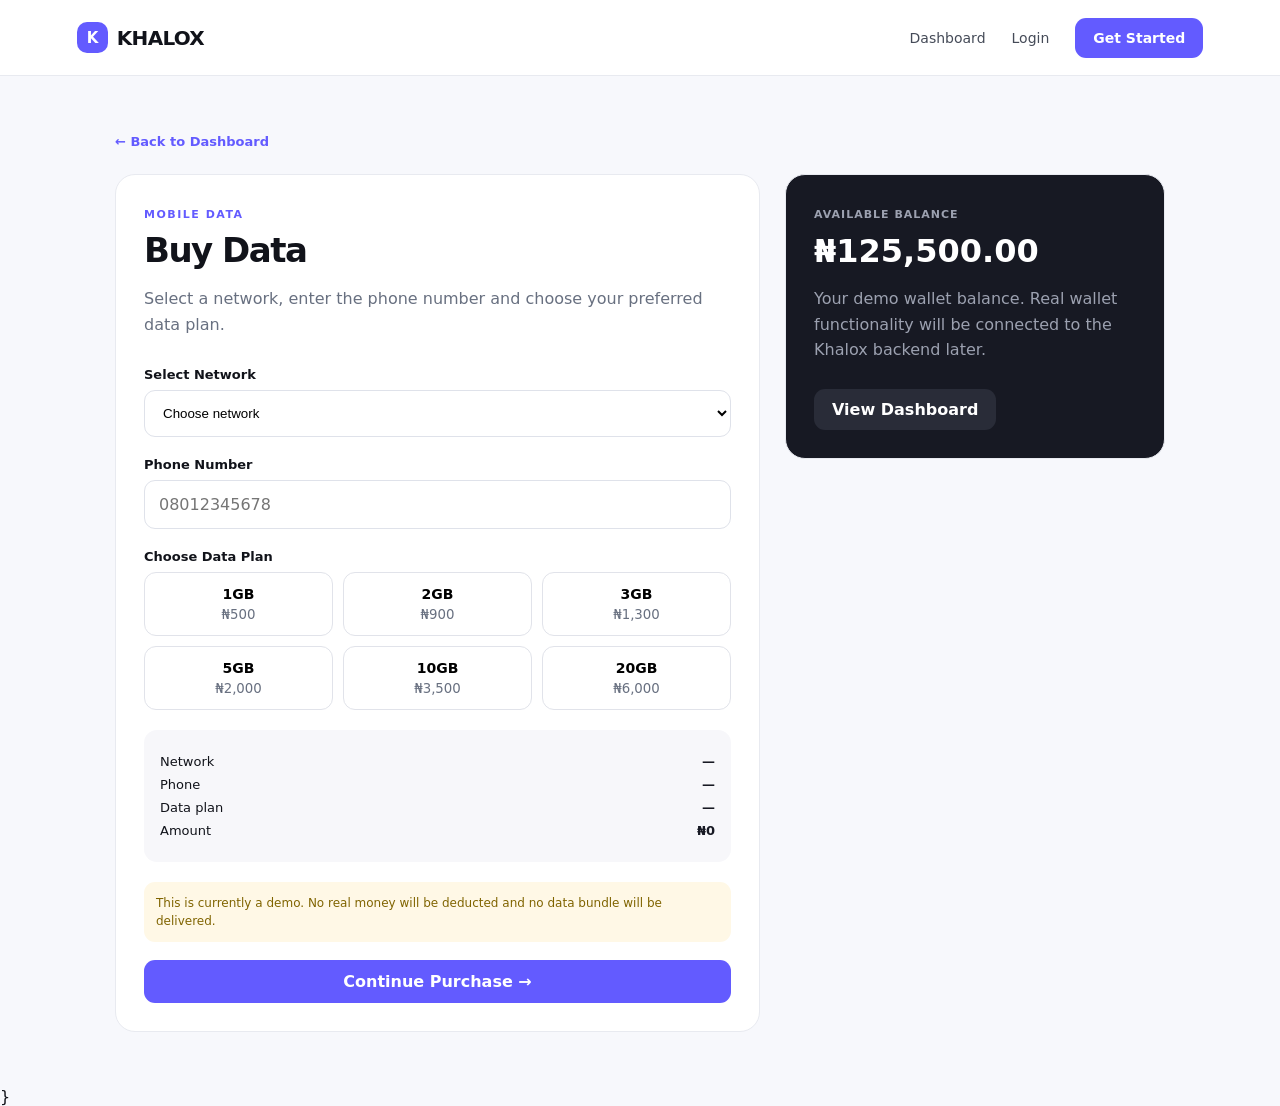
<file: services/data.html>
<!DOCTYPE html>
<html lang="en">
<head>
    <meta charset="UTF-8">
    <meta name="viewport" content="width=device-width, initial-scale=1.0">

    <title>Buy Data — Khalox</title>

    <link rel="stylesheet" href="../css/style.css">

    <style>
        .service-page {
            min-height: calc(100vh - 76px);
            padding: 55px 6%;
            background: #f7f8fc;
        }

        .service-container {
            max-width: 1050px;
            margin: auto;
        }

        .back-link {
            display: inline-block;
            color: #635bff;
            font-weight: 800;
            font-size: 13px;
            margin-bottom: 25px;
        }

        .service-layout {
            display: grid;
            grid-template-columns: 1fr 380px;
            gap: 25px;
            align-items: start;
        }

        .service-box,
        .balance-box {
            background: #fff;
            border: 1px solid #e8eaf0;
            border-radius: 20px;
            padding: 28px;
        }

        .service-box h1 {
            margin: 8px 0;
            font-size: 34px;
            letter-spacing: -1.5px;
        }

        .service-description {
            color: #687080;
            line-height: 1.6;
            margin-bottom: 30px;
        }

        .balance-box {
            background: #171923;
            color: #fff;
        }

        .balance-box span {
            color: #9ca1b0;
            font-size: 11px;
            font-weight: 800;
            letter-spacing: 1px;
        }

        .balance-box strong {
            display: block;
            font-size: 32px;
            margin-top: 10px;
        }

        .form-group {
            margin-bottom: 20px;
        }

        .form-group label {
            display: block;
            font-size: 13px;
            font-weight: 800;
            margin-bottom: 8px;
        }

        .form-group input,
        .form-group select {
            width: 100%;
            padding: 14px;
            border: 1px solid #dfe2ea;
            border-radius: 11px;
            background: #fff;
            outline: none;
        }

        .form-group input:focus,
        .form-group select:focus {
            border-color: #635bff;
        }

        .plans {
            display: grid;
            grid-template-columns: repeat(3, 1fr);
            gap: 10px;
        }

        .plan {
            border: 1px solid #e1e3ea;
            background: #fff;
            border-radius: 12px;
            padding: 13px 8px;
            cursor: pointer;
            text-align: center;
        }

        .plan:hover {
            border-color: #635bff;
        }

        .plan strong {
            display: block;
            font-size: 14px;
        }

        .plan small {
            color: #687080;
            display: block;
            margin-top: 5px;
        }

        .selected-plan {
            border-color: #635bff;
            background: #eeedff;
        }

        .summary {
            background: #f7f7fa;
            border-radius: 13px;
            padding: 16px;
            margin: 20px 0;
        }

        .summary-row {
            display: flex;
            justify-content: space-between;
            margin: 8px 0;
            font-size: 13px;
        }

        .summary-row strong {
            color: #171923;
        }

        .notice {
            background: #fff8e6;
            color: #806400;
            border-radius: 11px;
            padding: 12px;
            font-size: 12px;
            line-height: 1.5;
            margin-bottom: 18px;
        }

        @media(max-width: 800px) {
            .service-layout {
                grid-template-columns: 1fr;
            }

            .balance-box {
                order: -1;
            }
        }

        @media(max-width: 500px) {
            .service-page {
                padding: 35px 5%;
            }

            .service-box {
                padding: 22px;
            }

            .plans {
                grid-template-columns: 1fr 1fr;
            }

            .service-box h1 {
                font-size: 29px;
            }
        }
    </style>
</head>

<body>

<header class="navbar">

    <a href="../index.html" class="brand">
        <span>K</span>
        KHALOX
    </a>

    <nav>
        <a href="../dashboard.html">Dashboard</a>
        <a href="../login.html">Login</a>
        <a href="../register.html" class="nav-btn">
            Get Started
        </a>
    </nav>

</header>


<main class="service-page">

    <div class="service-container">

        <a href="../dashboard.html" class="back-link">
            ← Back to Dashboard
        </a>


        <div class="service-layout">

            <!-- DATA FORM -->
            <section class="service-box">

                <span class="eyebrow">
                    MOBILE DATA
                </span>

                <h1>Buy Data</h1>

                <p class="service-description">
                    Select a network, enter the phone number and choose
                    your preferred data plan.
                </p>


                <!-- NETWORK -->
                <div class="form-group">

                    <label for="network">
                        Select Network
                    </label>

                    <select id="network">

                        <option value="">
                            Choose network
                        </option>

                        <option value="MTN">
                            MTN
                        </option>

                        <option value="Airtel">
                            Airtel
                        </option>

                        <option value="Glo">
                            Glo
                        </option>

                        <option value="9mobile">
                            9mobile
                        </option>

                    </select>

                </div>


                <!-- PHONE -->
                <div class="form-group">

                    <label for="phone">
                        Phone Number
                    </label>

                    <input
                        type="tel"
                        id="phone"
                        placeholder="08012345678"
                        maxlength="11"
                    >

                </div>


                <!-- PLANS -->
                <div class="form-group">

                    <label>
                        Choose Data Plan
                    </label>


                    <div class="plans">

                        <button
                            type="button"
                            class="plan"
                            onclick="selectPlan(this, '1GB', 500)"
                        >
                            <strong>1GB</strong>
                            <small>₦500</small>
                        </button>


                        <button
                            type="button"
                            class="plan"
                            onclick="selectPlan(this, '2GB', 900)"
                        >
                            <strong>2GB</strong>
                            <small>₦900</small>
                        </button>


                        <button
                            type="button"
                            class="plan"
                            onclick="selectPlan(this, '3GB', 1300)"
                        >
                            <strong>3GB</strong>
                            <small>₦1,300</small>
                        </button>


                        <button
                            type="button"
                            class="plan"
                            onclick="selectPlan(this, '5GB', 2000)"
                        >
                            <strong>5GB</strong>
                            <small>₦2,000</small>
                        </button>


                        <button
                            type="button"
                            class="plan"
                            onclick="selectPlan(this, '10GB', 3500)"
                        >
                            <strong>10GB</strong>
                            <small>₦3,500</small>
                        </button>


                        <button
                            type="button"
                            class="plan"
                            onclick="selectPlan(this, '20GB', 6000)"
                        >
                            <strong>20GB</strong>
                            <small>₦6,000</small>
                        </button>

                    </div>

                </div>


                <!-- SUMMARY -->
                <div class="summary">

                    <div class="summary-row">
                        <span>Network</span>
                        <strong id="summaryNetwork">—</strong>
                    </div>

                    <div class="summary-row">
                        <span>Phone</span>
                        <strong id="summaryPhone">—</strong>
                    </div>

                    <div class="summary-row">
                        <span>Data plan</span>
                        <strong id="summaryPlan">—</strong>
                    </div>

                    <div class="summary-row">
                        <span>Amount</span>
                        <strong id="summaryAmount">₦0</strong>
                    </div>

                </div>


                <div class="notice">
                    This is currently a demo. No real money will be
                    deducted and no data bundle will be delivered.
                </div>


                <button
                    type="button"
                    class="primary-btn full"
                    onclick="purchaseData()"
                >
                    Continue Purchase →
                </button>

            </section>


            <!-- WALLET -->
            <aside class="balance-box">

                <span>
                    AVAILABLE BALANCE
                </span>

                <strong>
                    ₦125,500.00
                </strong>

                <p style="color:#9ca1b0; line-height:1.6;">
                    Your demo wallet balance. Real wallet functionality
                    will be connected to the Khalox backend later.
                </p>

                <a
                    href="../dashboard.html"
                    class="secondary-btn"
                    style="
                        background:#292c38;
                        color:#fff;
                        border:0;
                        margin-top:10px;
                    "
                >
                    View Dashboard
                </a>

            </aside>

        </div>

    </div>

</main>


<script>

let selectedPlan = "";
let selectedAmount = 0;


function selectPlan(button, plan, amount) {

    document.querySelectorAll(".plan").forEach(function(item) {
        item.classList.remove("selected-plan");
    });

    button.classList.add("selected-plan");

    selectedPlan = plan;
    selectedAmount = amount;

    updateSummary();
}


function updateSummary() {

    const network =
        document.getElementById("network").value;

    const phone =
        document.getElementById("phone").value;

    document.getElementById("summaryNetwork").textContent =
        network || "—";

    document.getElementById("summaryPhone").textContent =
        phone || "—";

    document.getElementById("summaryPlan").textContent =
        selectedPlan || "—";

    document.getElementById("summaryAmount").textContent =
        selectedAmount
        ? "₦" + selectedAmount.toLocaleString()
        : "₦0";
}


document.getElementById("network").addEventListener(
    "change",
    updateSummary
);


document.getElementById("phone").addEventListener(
    "input",
    updateSummary
);


function purchaseData() {

    const network =
        document.getElementById("network").value;

    const phone =
        document.getElementById("phone").value;


    if (!network) {

        alert("Please select a network.");

        return;
    }


    if (!/^0[0-9]{10}$/.test(phone)) {

        alert("Please enter a valid 11-digit Nigerian phone number.");

        return;
    }


    if (!selectedPlan) {

        alert("Please select a data plan.");

        return;
    }


    // Deduct money from Khalox demo wallet
    const result =
    spendFromWallet(selectedAmount, "Data");


    if (!result.success) {

        alert(result.message);

        return;
    }


    alert(
        "Data purchase successful! 🎉\n\n" +

        network + " " +
        selectedPlan +
        " for " +
        phone +

        "\n\nAmount: ₦" +
        selectedAmount.toLocaleString() +

        "\n\nNew wallet balance: " +
        formatNaira(result.balance)
    );
    <script src="../js/app.js"></script>

</body>
</html>

}
</file>
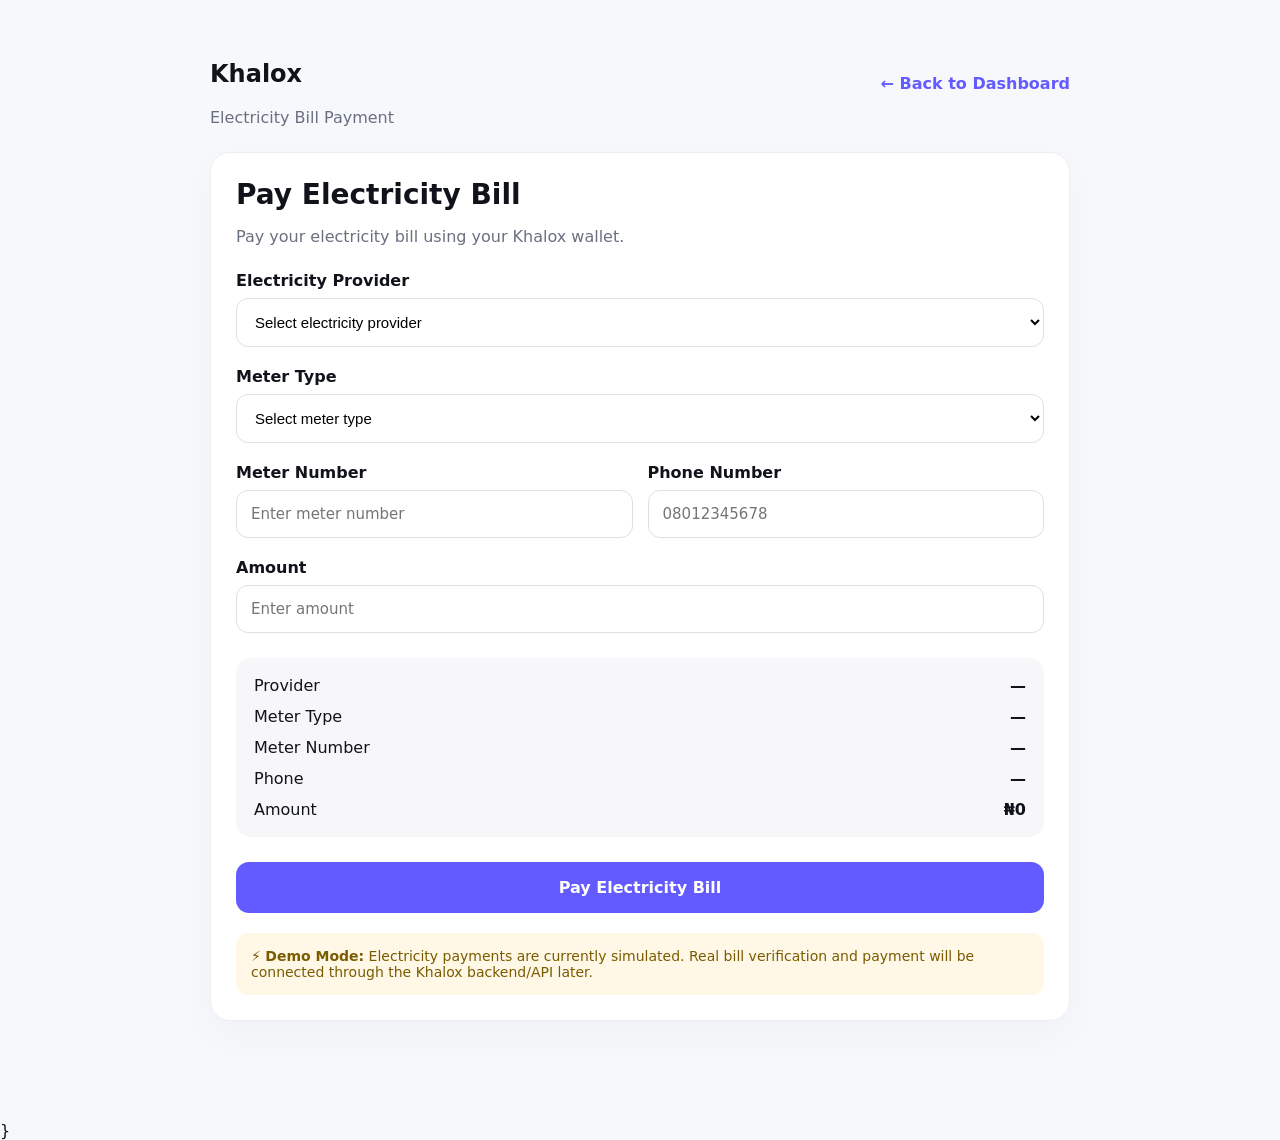
<file: services/electricity.html>
<!DOCTYPE html>
<html lang="en">
<head>
    <meta charset="UTF-8">
    <meta name="viewport" content="width=device-width, initial-scale=1.0">

    <title>Electricity Bills - Khalox</title>

    <link rel="stylesheet" href="../css/style.css">

    <style>
        .electricity-page{
            max-width:900px;
            margin:40px auto;
            padding:0 20px 60px;
        }

        .page-top{
            display:flex;
            justify-content:space-between;
            align-items:center;
            margin-bottom:25px;
        }

        .back-btn{
            text-decoration:none;
            color:#635bff;
            font-weight:700;
        }

        .bill-card{
            background:#fff;
            border:1px solid #eceef3;
            border-radius:20px;
            padding:25px;
            box-shadow:0 15px 40px #00000008;
        }

        .bill-card h1{
            margin:0 0 8px;
            font-size:28px;
        }

        .subtitle{
            color:#687080;
            margin-bottom:25px;
        }

        .form-group{
            margin-bottom:20px;
        }

        .form-group label{
            display:block;
            font-weight:700;
            margin-bottom:8px;
        }

        .form-group input,
        .form-group select{
            width:100%;
            box-sizing:border-box;
            padding:14px;
            border:1px solid #dddfe6;
            border-radius:12px;
            font-size:15px;
            outline:none;
            background:#fff;
        }

        .form-group input:focus,
        .form-group select:focus{
            border-color:#635bff;
        }

        .meter-grid{
            display:grid;
            grid-template-columns:1fr 1fr;
            gap:15px;
        }

        .summary{
            background:#f7f7fa;
            border-radius:15px;
            padding:18px;
            margin:25px 0;
        }

        .summary-row{
            display:flex;
            justify-content:space-between;
            gap:15px;
            margin-bottom:12px;
        }

        .summary-row:last-child{
            margin-bottom:0;
        }

        .summary-row strong{
            text-align:right;
        }

        .buy-btn{
            width:100%;
            padding:16px;
            border:none;
            border-radius:13px;
            background:#635bff;
            color:#fff;
            font-size:16px;
            font-weight:800;
            cursor:pointer;
        }

        .buy-btn:hover{
            opacity:.92;
        }

        .demo-box{
            margin-top:20px;
            padding:15px;
            border-radius:12px;
            background:#fff8e6;
            color:#7a5b00;
            font-size:14px;
        }

        @media(max-width:650px){

            .page-top{
                flex-direction:column;
                align-items:flex-start;
                gap:12px;
            }

            .meter-grid{
                grid-template-columns:1fr;
            }

            .bill-card{
                padding:20px;
            }
        }
    </style>
</head>

<body>

<div class="electricity-page">

    <div class="page-top">

        <div>
            <h2>Khalox</h2>
            <span style="color:#687080;">
                Electricity Bill Payment
            </span>
        </div>

        <a href="../dashboard.html" class="back-btn">
            ← Back to Dashboard
        </a>

    </div>

    <div class="bill-card">

        <h1>Pay Electricity Bill</h1>

        <p class="subtitle">
            Pay your electricity bill using your Khalox wallet.
        </p>

        <div class="form-group">

            <label for="disco">
                Electricity Provider
            </label>

            <select id="disco" onchange="updateSummary()">

                <option value="">
                    Select electricity provider
                </option>

                <option value="IKEDC">
                    IKEDC - Ikeja Electric
                </option>

                <option value="EKEDC">
                    EKEDC - Eko Electric
                </option>

                <option value="AEDC">
                    AEDC - Abuja Electric
                </option>

                <option value="IBEDC">
                    IBEDC - Ibadan Electric
                </option>

                <option value="KEDCO">
                    KEDCO - Kano Electric
                </option>

                <option value="PHED">
                    PHED - Port Harcourt Electric
                </option>

                <option value="BEDC">
                    BEDC - Benin Electric
                </option>

                <option value="JED">
                    JED - Jos Electric
                </option>

            </select>

        </div>


        <div class="form-group">

            <label for="meterType">
                Meter Type
            </label>

            <select id="meterType" onchange="updateSummary()">

                <option value="">
                    Select meter type
                </option>

                <option value="Prepaid">
                    Prepaid
                </option>

                <option value="Postpaid">
                    Postpaid
                </option>

            </select>

        </div>


        <div class="meter-grid">

            <div class="form-group">

                <label for="meterNumber">
                    Meter Number
                </label>

                <input
                    type="text"
                    id="meterNumber"
                    placeholder="Enter meter number"
                    oninput="updateSummary()"
                >

            </div>


            <div class="form-group">

                <label for="phone">
                    Phone Number
                </label>

                <input
                    type="tel"
                    id="phone"
                    placeholder="08012345678"
                    maxlength="11"
                    oninput="updateSummary()"
                >

            </div>

        </div>


        <div class="form-group">

            <label for="amount">
                Amount
            </label>

            <input
                type="number"
                id="amount"
                placeholder="Enter amount"
                min="100"
                oninput="updateSummary()"
            >

        </div>


        <div class="summary">

            <div class="summary-row">
                <span>Provider</span>
                <strong id="summaryProvider">—</strong>
            </div>

            <div class="summary-row">
                <span>Meter Type</span>
                <strong id="summaryMeterType">—</strong>
            </div>

            <div class="summary-row">
                <span>Meter Number</span>
                <strong id="summaryMeter">—</strong>
            </div>

            <div class="summary-row">
                <span>Phone</span>
                <strong id="summaryPhone">—</strong>
            </div>

            <div class="summary-row">
                <span>Amount</span>
                <strong id="summaryAmount">₦0</strong>
            </div>

        </div>


        <button class="buy-btn" onclick="payElectricity()">
            Pay Electricity Bill
        </button>


        <div class="demo-box">

            ⚡ <strong>Demo Mode:</strong>

            Electricity payments are currently simulated.
            Real bill verification and payment will be connected
            through the Khalox backend/API later.

        </div>

    </div>

</div>


<script>

function updateSummary(){

    const provider =
        document.getElementById("disco").value;

    const meterType =
        document.getElementById("meterType").value;

    const meter =
        document.getElementById("meterNumber").value;

    const phone =
        document.getElementById("phone").value;

    const amount =
        Number(document.getElementById("amount").value) || 0;


    document.getElementById("summaryProvider").textContent =
        provider || "—";

    document.getElementById("summaryMeterType").textContent =
        meterType || "—";

    document.getElementById("summaryMeter").textContent =
        meter || "—";

    document.getElementById("summaryPhone").textContent =
        phone || "—";

    document.getElementById("summaryAmount").textContent =
        "₦" + amount.toLocaleString();

}


function payElectricity(){

    const provider =
        document.getElementById("disco").value;

    const meterType =
        document.getElementById("meterType").value;

    const meter =
        document.getElementById("meterNumber").value.trim();

    const phone =
        document.getElementById("phone").value.trim();

    const amount =
        Number(document.getElementById("amount").value);


    if(!provider){

        alert("Please select your electricity provider.");
        return;

    }


    if(!meterType){

        alert("Please select your meter type.");
        return;

    }


    if(!meter){

        alert("Please enter your meter number.");
        return;

    }


    if(!/^0[0-9]{10}$/.test(phone)){

        alert("Please enter a valid 11-digit Nigerian phone number.");
        return;

    }


    if(!amount || amount < 100){

        alert("Please enter an amount of at least ₦100.");
        return;

    }


    // Deduct electricity bill from Khalox demo wallet
    const result =
    spendFromWallet(amount, "Electricity");
    if(!result.success){

        alert(result.message);
        return;

    }


    alert(
        "Electricity Payment Successful! 🎉\n\n" +

        "Provider: " + provider +

        "\nMeter Type: " + meterType +

        "\nMeter Number: " + meter +

        "\nAmount: ₦" +
        amount.toLocaleString() +

        "\n\nNew wallet balance: " +
        formatNaira(result.balance)
    );
<script src="../js/app.js"></script>
}
</file>
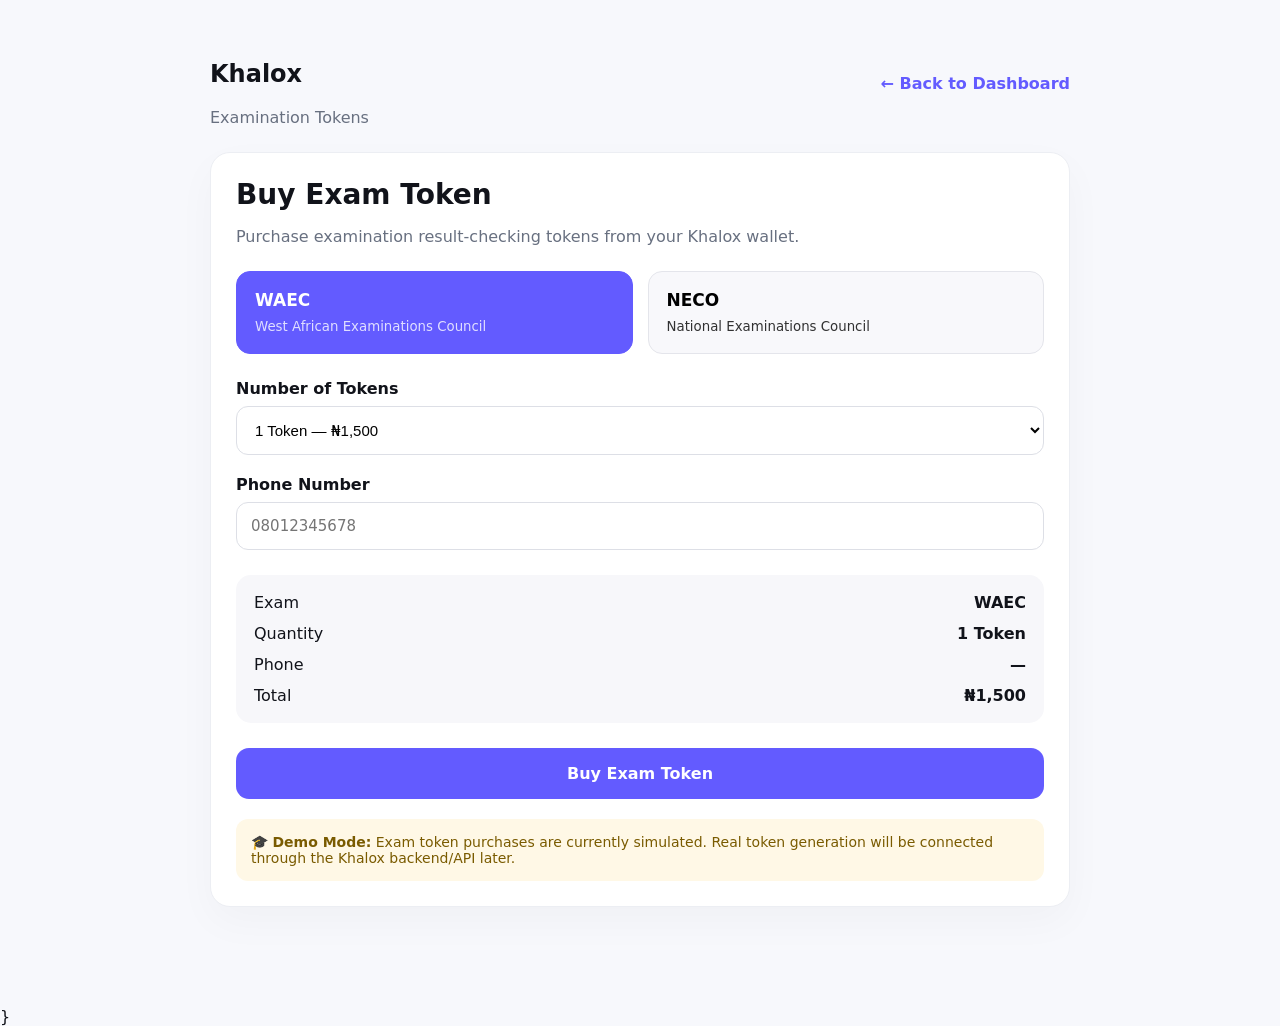
<file: services/exam.html>
<!DOCTYPE html>
<html lang="en">
<head>
    <meta charset="UTF-8">
    <meta name="viewport" content="width=device-width, initial-scale=1.0">

    <title>Exam Tokens - Khalox</title>

    <link rel="stylesheet" href="../css/style.css">

    <style>
        .exam-page{
            max-width:900px;
            margin:40px auto;
            padding:0 20px 60px;
        }

        .page-top{
            display:flex;
            justify-content:space-between;
            align-items:center;
            margin-bottom:25px;
        }

        .back-btn{
            text-decoration:none;
            color:#635bff;
            font-weight:700;
        }

        .exam-card{
            background:#fff;
            border:1px solid #eceef3;
            border-radius:20px;
            padding:25px;
            box-shadow:0 15px 40px #00000008;
        }

        .exam-card h1{
            margin:0 0 8px;
            font-size:28px;
        }

        .subtitle{
            color:#687080;
            margin-bottom:25px;
        }

        .exam-grid{
            display:grid;
            grid-template-columns:repeat(2,1fr);
            gap:15px;
            margin-bottom:25px;
        }

        .exam-option{
            border:1px solid #e4e5eb;
            background:#f8f8fb;
            border-radius:14px;
            padding:18px;
            cursor:pointer;
            text-align:left;
        }

        .exam-option.active{
            border-color:#635bff;
            background:#635bff;
            color:#fff;
        }

        .exam-option b{
            display:block;
            font-size:17px;
            margin-bottom:6px;
        }

        .exam-option small{
            opacity:.8;
        }

        .form-group{
            margin-bottom:20px;
        }

        .form-group label{
            display:block;
            font-weight:700;
            margin-bottom:8px;
        }

        .form-group input,
        .form-group select{
            width:100%;
            box-sizing:border-box;
            padding:14px;
            border:1px solid #dddfe6;
            border-radius:12px;
            font-size:15px;
            outline:none;
            background:#fff;
        }

        .form-group input:focus,
        .form-group select:focus{
            border-color:#635bff;
        }

        .summary{
            background:#f7f7fa;
            border-radius:15px;
            padding:18px;
            margin:25px 0;
        }

        .summary-row{
            display:flex;
            justify-content:space-between;
            gap:15px;
            margin-bottom:12px;
        }

        .summary-row:last-child{
            margin-bottom:0;
        }

        .summary-row strong{
            text-align:right;
        }

        .buy-btn{
            width:100%;
            padding:16px;
            border:none;
            border-radius:13px;
            background:#635bff;
            color:#fff;
            font-size:16px;
            font-weight:800;
            cursor:pointer;
        }

        .buy-btn:hover{
            opacity:.92;
        }

        .demo-box{
            margin-top:20px;
            padding:15px;
            border-radius:12px;
            background:#fff8e6;
            color:#7a5b00;
            font-size:14px;
        }

        @media(max-width:650px){

            .page-top{
                flex-direction:column;
                align-items:flex-start;
                gap:12px;
            }

            .exam-grid{
                grid-template-columns:1fr;
            }

            .exam-card{
                padding:20px;
            }
        }
    </style>
</head>

<body>

<div class="exam-page">

    <div class="page-top">

        <div>
            <h2>Khalox</h2>

            <span style="color:#687080;">
                Examination Tokens
            </span>
        </div>

        <a href="../dashboard.html" class="back-btn">
            ← Back to Dashboard
        </a>

    </div>


    <div class="exam-card">

        <h1>Buy Exam Token</h1>

        <p class="subtitle">
            Purchase examination result-checking tokens from your Khalox wallet.
        </p>


        <div class="exam-grid">

            <button
                class="exam-option active"
                onclick="selectExam(this,'WAEC')"
            >
                <b>WAEC</b>
                <small>West African Examinations Council</small>
            </button>

            <button
                class="exam-option"
                onclick="selectExam(this,'NECO')"
            >
                <b>NECO</b>
                <small>National Examinations Council</small>
            </button>

        </div>


        <div class="form-group">

            <label for="quantity">
                Number of Tokens
            </label>

            <select id="quantity" onchange="updateSummary()">

                <option value="1">
                    1 Token — ₦1,500
                </option>

                <option value="2">
                    2 Tokens — ₦3,000
                </option>

                <option value="3">
                    3 Tokens — ₦4,500
                </option>

                <option value="5">
                    5 Tokens — ₦7,500
                </option>

            </select>

        </div>


        <div class="form-group">

            <label for="phone">
                Phone Number
            </label>

            <input
                type="tel"
                id="phone"
                placeholder="08012345678"
                maxlength="11"
                oninput="updateSummary()"
            >

        </div>


        <div class="summary">

            <div class="summary-row">
                <span>Exam</span>
                <strong id="summaryExam">WAEC</strong>
            </div>

            <div class="summary-row">
                <span>Quantity</span>
                <strong id="summaryQuantity">1 Token</strong>
            </div>

            <div class="summary-row">
                <span>Phone</span>
                <strong id="summaryPhone">—</strong>
            </div>

            <div class="summary-row">
                <span>Total</span>
                <strong id="summaryAmount">₦1,500</strong>
            </div>

        </div>


        <button class="buy-btn" onclick="buyToken()">
            Buy Exam Token
        </button>


        <div class="demo-box">

            🎓 <strong>Demo Mode:</strong>

            Exam token purchases are currently simulated.
            Real token generation will be connected through the
            Khalox backend/API later.

        </div>

    </div>

</div>


<script>

let selectedExam = "WAEC";


function selectExam(button, exam){

    document.querySelectorAll(".exam-option").forEach(btn => {
        btn.classList.remove("active");
    });

    button.classList.add("active");

    selectedExam = exam;

    document.getElementById("summaryExam").textContent =
        exam;
}


function updateSummary(){

    const quantity =
        Number(document.getElementById("quantity").value);

    const phone =
        document.getElementById("phone").value;

    const pricePerToken = 1500;

    const total =
        quantity * pricePerToken;


    document.getElementById("summaryQuantity").textContent =
        quantity + (quantity === 1 ? " Token" : " Tokens");

    document.getElementById("summaryPhone").textContent =
        phone || "—";

    document.getElementById("summaryAmount").textContent =
        "₦" + total.toLocaleString();
}

function buyToken(){

    const quantity =
        Number(document.getElementById("quantity").value);

    const phone =
        document.getElementById("phone").value.trim();

    const total =
        quantity * 1500;


    if(!/^0[0-9]{10}$/.test(phone)){

        alert("Please enter a valid 11-digit Nigerian phone number.");
        return;

    }


    if(!quantity || quantity < 1){

        alert("Please select a valid token quantity.");
        return;

    }


    // Deduct exam token cost from Khalox demo wallet
    const result =
    spendFromWallet(total, "Exam Token");

    if(!result.success){

        alert(result.message);
        return;

    }


    alert(
        "Exam Token Purchase Successful! 🎉\n\n" +

        "Exam: " + selectedExam +

        "\nQuantity: " + quantity +

        "\nAmount: ₦" +
        total.toLocaleString() +

        "\n\nNew wallet balance: " +
        formatNaira(result.balance)
    );
<script src="../js/app.js"></script>
        }
</file>
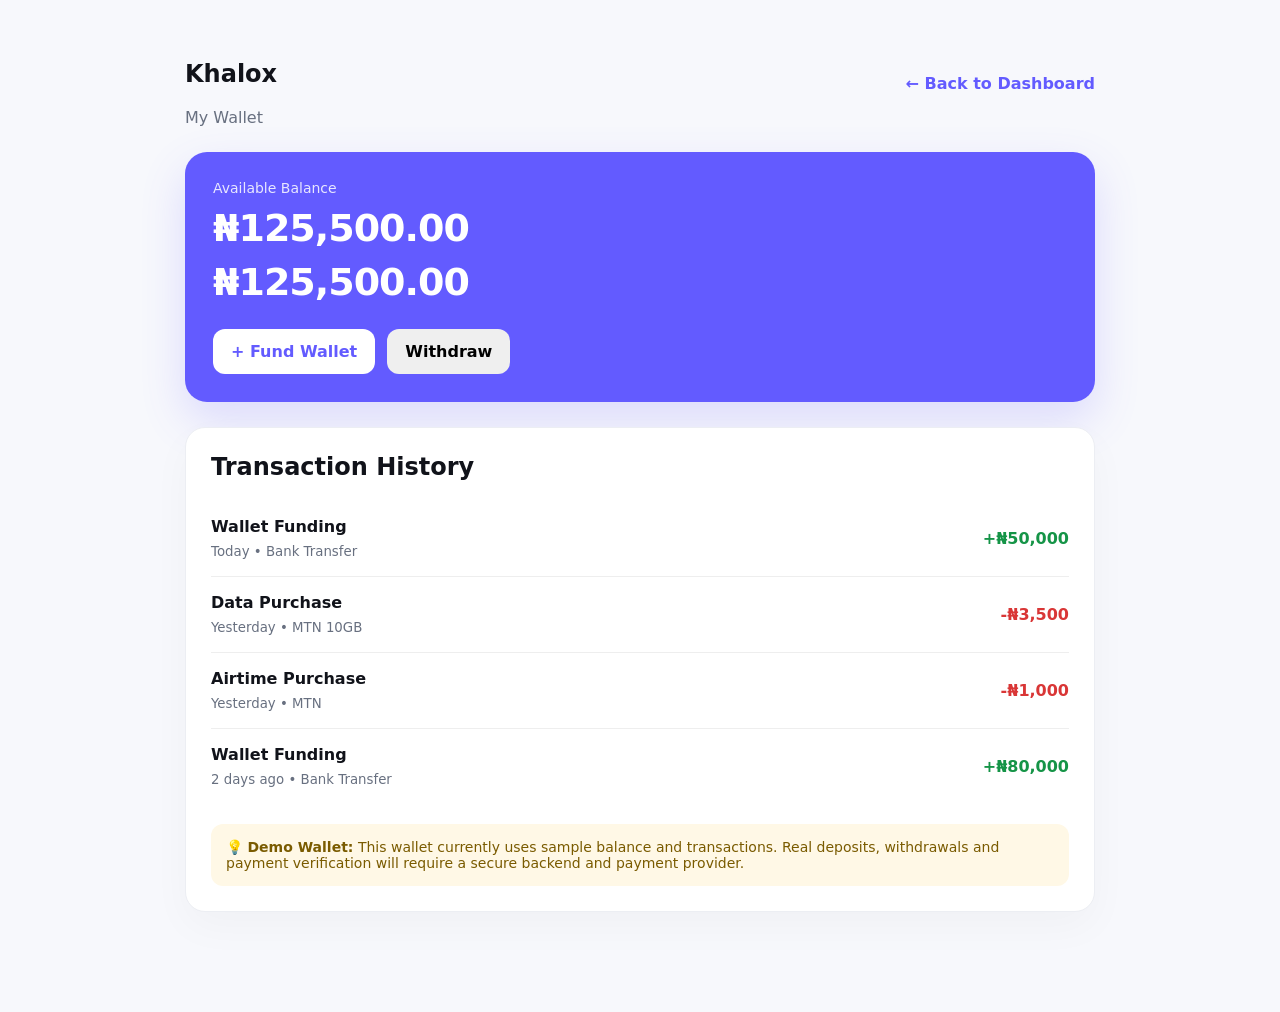
<file: services/wallet.html>
<!DOCTYPE html>
<html lang="en">
<head>
    <meta charset="UTF-8">
    <meta name="viewport" content="width=device-width, initial-scale=1.0">

    <title>Wallet - Khalox</title>

    <link rel="stylesheet" href="../css/style.css">

    <style>
        .wallet-page{
            max-width:950px;
            margin:40px auto;
            padding:0 20px 60px;
        }

        .page-top{
            display:flex;
            justify-content:space-between;
            align-items:center;
            margin-bottom:25px;
        }

        .back-btn{
            text-decoration:none;
            color:#635bff;
            font-weight:700;
        }

        .wallet-card{
            background:#635bff;
            color:#fff;
            border-radius:22px;
            padding:28px;
            margin-bottom:25px;
            box-shadow:0 18px 45px #635bff30;
        }

        .wallet-label{
            opacity:.85;
            font-size:14px;
        }

        .balance{
            font-size:38px;
            font-weight:900;
            margin:10px 0 25px;
        }

        .wallet-actions{
            display:flex;
            gap:12px;
            flex-wrap:wrap;
        }

        .wallet-actions button{
            border:none;
            border-radius:12px;
            padding:13px 18px;
            font-weight:800;
            cursor:pointer;
        }

        .fund-btn{
            background:#fff;
            color:#635bff;
        }

        .history-card{
            background:#fff;
            border:1px solid #eceef3;
            border-radius:20px;
            padding:25px;
            box-shadow:0 15px 40px #00000008;
        }

        .history-card h2{
            margin-top:0;
        }

        .transaction{
            display:flex;
            justify-content:space-between;
            align-items:center;
            gap:15px;
            padding:16px 0;
            border-bottom:1px solid #eee;
        }

        .transaction:last-child{
            border-bottom:none;
        }

        .transaction-info b{
            display:block;
            margin-bottom:5px;
        }

        .transaction-info small{
            color:#687080;
        }

        .credit{
            color:#159447;
            font-weight:800;
        }

        .debit{
            color:#d93636;
            font-weight:800;
        }

        .empty{
            padding:30px 0;
            text-align:center;
            color:#687080;
        }

        .demo-box{
            margin-top:20px;
            padding:15px;
            border-radius:12px;
            background:#fff8e6;
            color:#7a5b00;
            font-size:14px;
        }

        @media(max-width:650px){

            .page-top{
                flex-direction:column;
                align-items:flex-start;
                gap:12px;
            }

            .wallet-card,
            .history-card{
                padding:20px;
            }

            .balance{
                font-size:31px;
            }

            .transaction{
                align-items:flex-start;
            }
        }
    </style>
</head>

<body>

<div class="wallet-page">

    <div class="page-top">

        <div>
            <h2>Khalox</h2>

            <span style="color:#687080;">
                My Wallet
            </span>
        </div>

        <a href="../dashboard.html" class="back-btn">
            ← Back to Dashboard
        </a>

    </div>


    <!-- WALLET BALANCE -->

    <div class="wallet-card">

        <div class="wallet-label">
            Available Balance
        </div>

        <div class="balance" id="balance">
            <span data-wallet-balance>₦125,500.00</span>
            <div class="balance" id="balance">
    <span data-wallet-balance>₦125,500.00</span>
            </div>
        </div>
<script src="../js/app.js"></script>
        <script>
    // Your existing wallet-page JavaScript
</script>

<script src="../js/app.js"></script>

</body>
    </html>
        <div class="wallet-actions">

            <button
                class="fund-btn"
                onclick="fundWallet()"
            >
                + Fund Wallet
            </button>

            <button
                onclick="withdrawWallet()"
            >
                Withdraw
            </button>

        </div>

    </div>


    <!-- TRANSACTION HISTORY -->

    <div class="history-card">

        <h2>Transaction History</h2>

        <div id="transactions">

            <div class="transaction">

                <div class="transaction-info">

                    <b>Wallet Funding</b>

                    <small>
                        Today • Bank Transfer
                    </small>

                </div>

                <div class="credit">
                    +₦50,000
                </div>

            </div>


            <div class="transaction">

                <div class="transaction-info">

                    <b>Data Purchase</b>

                    <small>
                        Yesterday • MTN 10GB
                    </small>

                </div>

                <div class="debit">
                    -₦3,500
                </div>

            </div>


            <div class="transaction">

                <div class="transaction-info">

                    <b>Airtime Purchase</b>

                    <small>
                        Yesterday • MTN
                    </small>

                </div>

                <div class="debit">
                    -₦1,000
                </div>

            </div>


            <div class="transaction">

                <div class="transaction-info">

                    <b>Wallet Funding</b>

                    <small>
                        2 days ago • Bank Transfer
                    </small>

                </div>

                <div class="credit">
                    +₦80,000
                </div>

            </div>

        </div>


        <div class="demo-box">

            💡 <strong>Demo Wallet:</strong>

            This wallet currently uses sample balance and
            transactions. Real deposits, withdrawals and
            payment verification will require a secure
            backend and payment provider.

        </div>

    </div>

</div>


<script>

function fundWallet(){

    alert(
        "Fund Wallet\n\n" +
        "In the real Khalox platform, this will open " +
        "your available payment methods such as bank transfer " +
        "or online payment."
    );

}


function withdrawWallet(){

    alert(
        "Withdraw Wallet\n\n" +
        "Withdrawal functionality will be connected " +
        "after the Khalox backend and secure wallet system " +
        "are implemented."
    );

}

</script>

</body>
</html>
</file>
<file: css/style.css>
:root{--bg:#f7f8fc;--ink:#11131a;--muted:#687080;--line:#e8eaf0;--primary:#635bff;--dark:#171923;--card:#fff;--green:#13a673}
*{box-sizing:border-box}
html{scroll-behavior:smooth}
body{margin:0;font-family:Inter,ui-sans-serif,system-ui,-apple-system,Segoe UI,Roboto,Arial,sans-serif;color:var(--ink);background:var(--bg)}
a{text-decoration:none;color:inherit}
button,input{font:inherit}

.navbar{height:76px;background:#fff;border-bottom:1px solid var(--line);display:flex;align-items:center;justify-content:space-between;padding:0 6%;position:sticky;top:0;z-index:20}
.brand{font-weight:900;letter-spacing:-.7px;font-size:20px;display:flex;align-items:center;gap:9px}
.brand span{display:grid;place-items:center;width:31px;height:31px;border-radius:10px;background:var(--primary);color:white;font-size:15px}
.navbar nav{display:flex;align-items:center;gap:26px;font-size:14px;color:#454b58}
.nav-login{font-weight:700}
.nav-btn,.primary-btn{background:var(--primary);color:white;padding:12px 18px;border-radius:11px;font-weight:800;border:0;cursor:pointer;display:inline-block}
.menu{display:none;border:0;background:none;font-size:25px}

.hero{min-height:610px;padding:85px 8%;display:grid;grid-template-columns:1.05fr .95fr;gap:70px;align-items:center;background:radial-gradient(circle at 80% 35%,#e8e7ff,transparent 32%),linear-gradient(180deg,#fff,#f7f8fc)}
.pill,.eyebrow{font-size:11px;font-weight:900;letter-spacing:1.5px;color:var(--primary)}
.pill{display:inline-block;background:#eeedff;padding:8px 12px;border-radius:99px;letter-spacing:.3px}
.hero h1{font-size:clamp(46px,6vw,78px);line-height:.98;letter-spacing:-4px;margin:20px 0}
.hero h1 em{font-style:normal;color:var(--primary)}
.hero p{font-size:18px;line-height:1.7;color:var(--muted);max-width:590px}
.hero-actions{display:flex;gap:12px;margin:30px 0 20px;flex-wrap:wrap}
.secondary-btn{padding:11px 18px;border:1px solid var(--line);background:#fff;border-radius:11px;font-weight:800;display:inline-block}
.trust{font-size:13px;color:var(--muted)}
.trust span{color:var(--green);font-weight:900}

.hero-card{background:#171923;color:#fff;border-radius:28px;padding:28px;box-shadow:0 25px 70px #27265b25;max-width:430px;justify-self:center;width:100%;transform:rotate(1deg)}
.card-top{display:flex;justify-content:space-between;color:#bfc2ce}
.dot{width:10px;height:10px;border-radius:50%;background:#6b62ff}
.balance{font-size:38px;font-weight:900;margin-top:48px;letter-spacing:-1px}
.muted{color:#9ca1b0;font-size:13px}
.mini-actions{display:flex;gap:9px;margin:25px 0}
.mini-actions button{background:#2a2d38;border:0;color:#fff;padding:10px 12px;border-radius:9px}
.activity{border-top:1px solid #30333e;padding-top:15px}
.activity>div{display:flex;align-items:center;gap:10px;margin:15px 0}
.activity p{flex:1;margin:0;font-size:13px}
.activity small{display:block;color:#8d92a0;margin-top:3px}
.activity strong{font-size:12px}
.icon{width:34px;height:34px;border-radius:10px;display:grid;place-items:center}
.icon.green{background:#103f33}
.icon.blue{background:#182f5a}

.stats{display:grid;grid-template-columns:repeat(4,1fr);background:#fff;border-block:1px solid var(--line);padding:27px 8%}
.stats div{display:flex;flex-direction:column;align-items:center;border-right:1px solid var(--line)}
.stats div:last-child{border:0}
.stats strong{font-size:26px}
.stats span{font-size:12px;color:var(--muted);margin-top:4px}

.section{padding:95px 8%}
.section-head{display:flex;justify-content:space-between;gap:30px;align-items:end;margin-bottom:35px}
.section-head h2,.why h2,.cta h2{font-size:40px;letter-spacing:-2px;margin:8px 0}
.section-head p{max-width:390px;color:var(--muted);line-height:1.6}

.service-grid{display:grid;grid-template-columns:repeat(3,1fr);gap:17px}
.service-card{background:#fff;border:1px solid var(--line);border-radius:18px;padding:24px;transition:.2s}
.service-card:hover{transform:translateY(-4px);box-shadow:0 15px 40px #0000000b}
.service-card h3{margin:18px 0 7px}
.service-card p{color:var(--muted);line-height:1.5;font-size:14px;min-height:43px}
.service-card span{font-size:13px;font-weight:800;color:var(--primary)}
.service-icon{width:45px;height:45px;border-radius:13px;display:grid;place-items:center;font-weight:900}
.orange{background:#fff0df;color:#ee8b20}
.purple{background:#eeedff;color:#635bff}
.blue{background:#e6f1ff;color:#3180e8}
.pink{background:#ffe7f1;color:#df4d86}
.green{background:#e4f8f0;color:#13966a}
.dark{background:#eceef3;color:#171923}

.why{background:#171923;color:#fff;display:grid;grid-template-columns:.9fr 1.1fr;gap:80px}
.why-panel p{color:#aeb2c0;line-height:1.7;max-width:480px;margin-bottom:28px}
.features{display:grid;grid-template-columns:1fr 1fr;gap:20px}
.features div{border:1px solid #30333e;padding:24px;border-radius:17px}
.features b{color:#8e88ff}
.features p{color:#aeb2c0;line-height:1.5;font-size:14px}

.cta{margin:30px 8% 90px;padding:55px;border-radius:25px;background:#eae9ff;display:flex;justify-content:space-between;align-items:center;gap:20px}
.cta p{color:var(--muted)}

.faq details{background:#fff;border:1px solid var(--line);padding:20px;border-radius:13px;margin:10px 0}
.faq summary{font-weight:800;cursor:pointer}
.faq details p{color:var(--muted);line-height:1.6}

footer{background:#fff;border-top:1px solid var(--line);padding:45px 8%;display:flex;justify-content:space-between;gap:30px;flex-wrap:wrap}
footer p,footer small{color:var(--muted);font-size:13px}
footer>div:nth-child(2){display:flex;gap:20px;font-size:13px;font-weight:700}

.auth-body{min-height:100vh;background:linear-gradient(135deg,#f7f8fc,#ecebff)}
.auth-brand{position:absolute;top:28px;left:6%}
.auth-wrap{min-height:100vh;display:grid;place-items:center;padding:80px 20px}
.auth-card{width:min(440px,100%);background:#fff;border:1px solid var(--line);border-radius:22px;padding:35px;box-shadow:0 20px 70px #0000000c}
.auth-card h1{font-size:34px;letter-spacing:-1.5px;margin:8px 0}
.auth-card>p{color:var(--muted);line-height:1.5}
.auth-card form{margin-top:25px}
.auth-card label{display:block;font-size:13px;font-weight:800;margin:15px 0}
.auth-card input{width:100%;padding:13px;border:1px solid #dfe2ea;border-radius:10px;margin-top:7px;outline:0}
.auth-card input:focus{border-color:var(--primary)}
.form-row{display:flex!important;justify-content:space-between;align-items:center;font-weight:500!important}
.form-row a,.auth-bottom a{color:var(--primary);font-weight:800}
.check{display:flex!important;align-items:center;gap:6px;white-space:nowrap}
.check input{width:auto!important;margin:0!important}
.full{width:100%;text-align:center}
.or{text-align:center;color:var(--muted);font-size:12px;margin:15px 0}
.auth-bottom{text-align:center;font-size:13px}

.dashboard-body{display:flex;background:#f6f7fb}
.sidebar{position:fixed;width:235px;height:100vh;background:#171923;color:#fff;padding:27px 20px;display:flex;flex-direction:column}
.sidebar nav{display:grid;gap:7px;margin-top:45px}
.sidebar nav a{padding:12px;border-radius:10px;color:#aeb2c0;font-size:13px}
.sidebar nav a.active,.sidebar nav a:hover{background:#292c38;color:#fff}
.side-exit{margin-top:auto;color:#9ca1b0;font-size:13px}
.dash-main{margin-left:235px;padding:45px 5%;width:calc(100% - 235px)}
.dash-header{display:flex;justify-content:space-between;align-items:center;margin-bottom:30px}
.dash-header h1{margin:6px 0;font-size:31px;letter-spacing:-1.5px}
.dash-header p{margin:0;color:var(--muted)}
.user-chip{background:#fff;border:1px solid var(--line);padding:8px 13px;border-radius:30px;font-weight:900}
.user-chip span{font-weight:600;margin-left:7px}

.dash-grid{display:grid;grid-template-columns:1.4fr 1fr;gap:17px}
.dash-balance,.quick,.dash-section{background:#fff;border:1px solid var(--line);border-radius:18px;padding:24px}
.dash-balance{background:#171923;color:#fff}
.dash-balance>span,.quick>span{font-size:10px;letter-spacing:1.3px;font-weight:900;color:#9ca1b0}
.dash-balance strong{display:block;font-size:40px;margin:12px 0 25px}
.dash-balance button{background:#292c38;color:#fff;border:0;padding:10px 13px;border-radius:9px;margin-right:7px}
.quick{display:grid;grid-template-columns:1fr 1fr;gap:10px}
.quick span{grid-column:1/-1}
.quick a{background:#f5f5f9;padding:12px;border-radius:10px;font-size:12px;font-weight:800}

.dash-section{margin-top:17px}
.dash-title{display:flex;justify-content:space-between;align-items:center;margin-bottom:17px}
.dash-title h2{margin:0;font-size:19px}
.dash-title a,.dash-title span{font-size:12px;color:var(--primary);font-weight:800}
.dash-services{display:grid;grid-template-columns:repeat(5,1fr);gap:10px}
.dash-services button{background:#f7f7fa;border:1px solid #eceef3;border-radius:13px;padding:17px;text-align:left;cursor:pointer}
.dash-services button>b,.dash-services button>small{display:block;margin-top:8px}
.dash-services button>small{color:var(--muted)}

.table-wrap{overflow:auto}
table{width:100%;border-collapse:collapse;font-size:13px}
th,td{text-align:left;padding:15px;border-bottom:1px solid var(--line);white-space:nowrap}
th{font-size:10px;color:var(--muted);letter-spacing:1px}
.status{padding:5px 8px;border-radius:20px;font-size:10px;font-weight:900}
.status.success{background:#e4f8f0;color:#138a63}

.referral{display:flex;justify-content:space-between;align-items:center}
.referral p{color:var(--muted)}
.referral button{background:var(--primary);color:#fff;border:0;border-radius:10px;padding:12px;font-weight:800}

@media(max-width:850px){
.navbar nav{display:none}
.menu{display:block}
.hero{grid-template-columns:1fr;padding:65px 6%;gap:30px}
.hero h1{letter-spacing:-2px}
.hero-card{transform:none}
.stats{grid-template-columns:1fr 1fr;gap:20px}
.stats div:nth-child(2){border:0}
.section{padding:65px 6%}
.section-head{display:block}
.service-grid{grid-template-columns:1fr 1fr}
.why{grid-template-columns:1fr;padding:65px 6%;gap:35px}
.cta{margin:20px 6% 60px;display:block;padding:35px}
.sidebar{position:static;width:100%;height:auto}
.dashboard-body{display:block}
.sidebar nav{display:none}
.side-exit{display:none}
.dash-main{margin:0;width:100%;padding:30px 5%}
.dash-grid{grid-template-columns:1fr}
.dash-services{grid-template-columns:repeat(2,1fr)}
.dash-header{align-items:flex-start}
.user-chip{display:none}
.referral{display:block}
}

@media(max-width:520px){
.hero h1{font-size:47px}
.service-grid{grid-template-columns:1fr}
.features{grid-template-columns:1fr}
.stats{padding:25px 5%}
.stats div{border:0}
.section-head h2,.why h2,.cta h2{font-size:32px}
.auth-card{padding:25px}
.dash-services{grid-template-columns:1fr 1fr}
.navbar{padding:0 5%}
      }
.service-link{
    background:#f7f7fa;
    border:1px solid #eceef3;
    border-radius:13px;
    padding:17px;
    text-align:left;
    cursor:pointer;
    display:block;
    color:inherit;
}

.service-link:hover{
    border-color:#635bff;
    transform:translateY(-2px);
}

.service-link>b,
.service-link>small{
    display:block;
    margin-top:8px;
}

.service-link>small{
    color:#687080;
}
</file>
